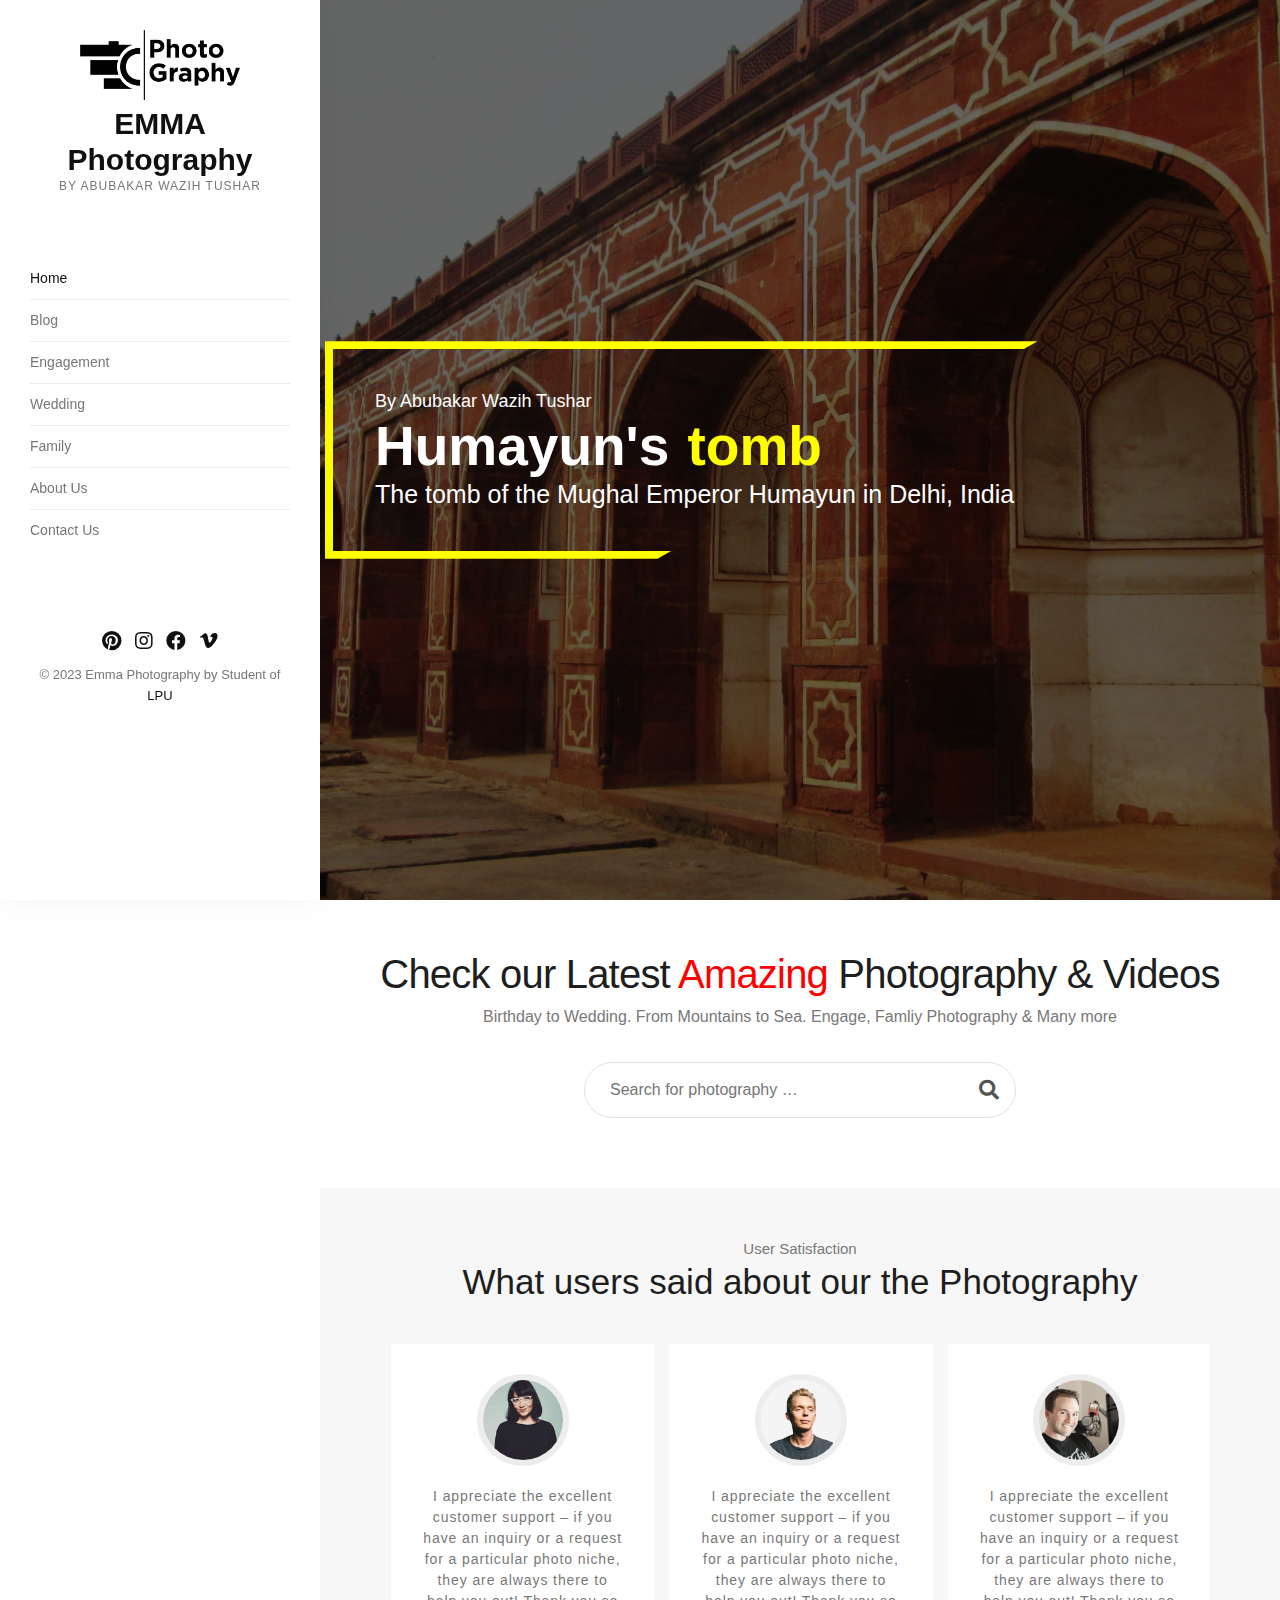
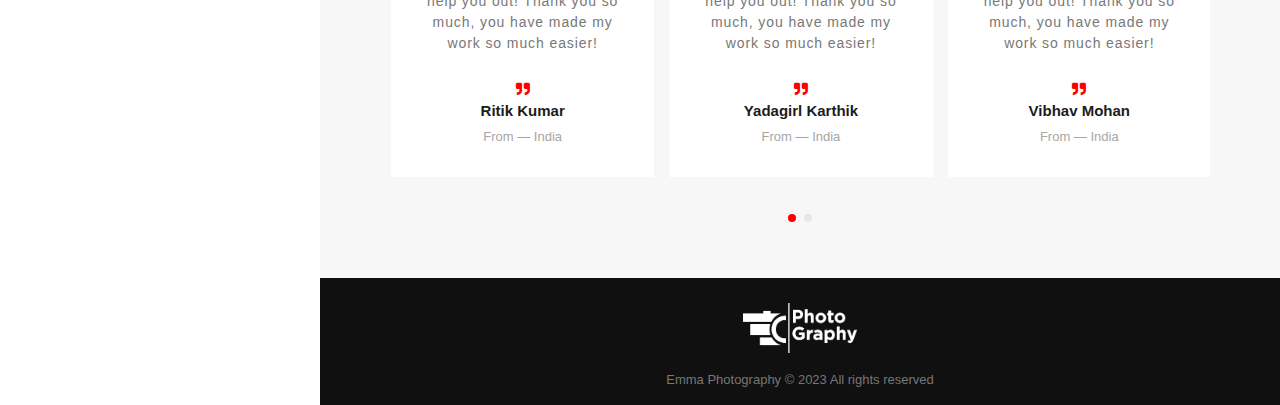
<file: index.html>
<!DOCTYPE html>
<html lang="en">
  <head>
    <meta charset="UTF-8" />
    <meta name="viewport" content="width=device-width, initial-scale=1.0" />
    <title>Home - EMMA Photography</title>
    <link rel="shortcut icon" type="image/jpg" href="images/favicon.png" />
    <link rel="stylesheet" href="css/font-awesome.css" />
    <link rel="stylesheet" href="css/owl.carousel.min.css" />
    <link rel="stylesheet" href="style.css" />
  </head>
  <body>
    <!-- .page-wrapper -->
    <div class="page-wrapper">
      <!-- .sidebar-area -->
      <div class="sidebar-area">
        <!-- .logo -->
        <div class="logo">
          <a href="index.html"><img src="images/logo.png" /></a>
          <h1>
            <a href="index.html"
              >EMMA Photography<span>by Abubakar Wazih Tushar</span></a
            >
          </h1>
        </div>
        <!-- /.logo -->
        <!-- .main-menu -->
        <nav class="main-menu">
          <ul>
            <li class="current"><a href="index.html">Home</a></li>
            <li><a href="blog.html">Blog</a></li>
            <li><a href="engagement.html">Engagement</a></li>
            <li><a href="wedding.html">Wedding</a></li>
            <li><a href="family.html">Family</a></li>
            <li><a href="about.html">About Us</a></li>
            <li><a href="contact.html">Contact Us</a></li>
          </ul>
        </nav>
        <!-- /.main-menu -->
        <!-- .footer -->
        <div class="footer">
          <ul class="footer-social">
            <li>
              <a href="http://pinterest.com" target="_blank"
                ><i class="fab fa-pinterest"></i
              ></a>
            </li>
            <li>
              <a href="http://instagram.com" target="_blank"
                ><i class="fab fa-instagram"></i
              ></a>
            </li>
            <li>
              <a href="http://facebook.com" target="_blank"
                ><i class="fab fa-facebook"></i
              ></a>
            </li>
            <li>
              <a href="http://vimeo.com" target="_blank"
                ><i class="fab fa-vimeo-v"></i
              ></a>
            </li>
          </ul>
          <p class="copyright">
            &copy; 2023 Emma Photography by Student of
            <a href="https://www.lpu.in/" target="_blank">LPU</a>
          </p>
        </div>
        <!-- /.footer -->
      </div>
      <!-- /.sidebar-area -->
      <!-- .content-area -->
      <div class="content-area">
        <!-- #main-slider -->
        <div class="owl-carousel" id="main-slider">
          <div class="item">
            <img src="images/slide-3.jpg" alt="humayun's tomb" />
            <div class="cover">
              <div class="slider-container">
                <div class="slider-content">
                  <div class="box" style="border-color: #ffff00"></div>
                  <h2>By Abubakar Wazih Tushar</h2>
                  <h1>Humayun's <font color="#FFFF00">tomb</font></h1>
                  <h4>
                    The tomb of the Mughal Emperor Humayun in Delhi, India
                  </h4>
                </div>
              </div>
            </div>
          </div>
          <div class="item">
            <img src="images/slide-1.jpg" alt="Red fort - Delhi" />
            <div class="cover">
              <div class="slider-container">
                <div class="slider-content">
                  <div class="box" style="border-color: #f00"></div>
                  <h2>By Mohit</h2>
                  <h1><font color="#f00">Red</font> fort</h1>
                  <h4>Served as the main residence of the Mughal Emperors</h4>
                </div>
              </div>
            </div>
          </div>
          <div class="item">
            <img src="images/slide-2.jpg" alt="Swaminarayan Akshardham" />
            <div class="cover">
              <div class="slider-container">
                <div class="slider-content">
                  <div class="box" style="border-color: #ffffc0"></div>
                  <h2>By Mohit Singh</h2>
                  <h1>Swaminarayan <font color="#FFFFC0">Akshardham</font></h1>
                  <h4>Hindu temple and spiritual-cultural campus in Delhi</h4>
                </div>
              </div>
            </div>
          </div>
        </div>
        <!-- /#main-slider -->

        <!-- /#main-content -->
        <div id="main-content">
          <!-- .search-area -->
          <div class="search-area">
            <h2>
              Check our Latest <font color="#f00">Amazing</font> Photography &
              Videos
            </h2>
            <p>
              Birthday to Wedding. From Mountains to Sea. Engage, Famliy
              Photography & Many more
            </p>
            <form action="" mathod="get">
              <input
                type="text"
                name="s"
                placeholder="Search for photography …"
                value=""
              />
              <button type="submit"><i class="fas fa-search"></i></button>
            </form>
          </div>
          <!-- /.search-area -->

          <!-- .user-feedback -->
          <div class="user-feedback">
            <p class="page-subtitle">User Satisfaction</p>
            <h2 class="page-title">
              What users said about our the Photography
            </h2>

            <!-- #feedback-slider -->
            <div class="owl-carousel" id="feedback-slider">
              <div class="item">
                <div class="feedback-container">
                  <img class="client-image" src="images/user-1.jpg" />
                  <p class="client-text">
                    I appreciate the excellent customer support – if you have an
                    inquiry or a request for a particular photo niche, they are
                    always there to help you out! Thank you so much, you have
                    made my work so much easier!
                  </p>
                  <div class="client-info">
                    <h4>Ritik Kumar</h4>
                    <p>From &mdash; India</p>
                    <p></p>
                  </div>
                </div>
              </div>
              <div class="item">
                <div class="feedback-container">
                  <img class="client-image" src="images/user-2.jpg" />
                  <p class="client-text">
                    I appreciate the excellent customer support – if you have an
                    inquiry or a request for a particular photo niche, they are
                    always there to help you out! Thank you so much, you have
                    made my work so much easier!
                  </p>
                  <div class="client-info">
                    <h4>Yadagirl Karthik</h4>
                    <p>From &mdash; India</p>
                    <p></p>
                  </div>
                </div>
              </div>
              <div class="item">
                <div class="feedback-container">
                  <img class="client-image" src="images/user-3.jpg" />
                  <p class="client-text">
                    I appreciate the excellent customer support – if you have an
                    inquiry or a request for a particular photo niche, they are
                    always there to help you out! Thank you so much, you have
                    made my work so much easier!
                  </p>
                  <div class="client-info">
                    <h4>Vibhav Mohan</h4>
                    <p>From &mdash; India</p>
                    <p></p>
                  </div>
                </div>
              </div>
              <div class="item">
                <div class="feedback-container">
                  <img class="client-image" src="images/user-4.jpg" />
                  <p class="client-text">
                    I appreciate the excellent customer support – if you have an
                    inquiry or a request for a particular photo niche, they are
                    always there to help you out! Thank you so much, you have
                    made my work so much easier!
                  </p>
                  <div class="client-info">
                    <h4>Abihishek Kumar</h4>
                    <p>From &mdash; India</p>
                    <p></p>
                  </div>
                </div>
              </div>
            </div>
            <!-- /#feedback-slider -->
          </div>
          <!-- /.user-feedback -->
        </div>
        <!-- /#main-content -->

        <!-- .content-footer -->
        <div class="content-footer">
          <img src="images/logo-white.png" class="cfooter-img" />
          <p class="cfooter-bottom">
            Emma Photography &copy; 2023 All rights reserved
          </p>
        </div>
        <!-- /.content-footer -->
      </div>
      <!-- /.content-area -->
    </div>
    <!-- /.page-wrapper -->
    <script type="text/javascript" src="js/jquery-3.6.0.min.js"></script>
    <script type="text/javascript" src="js/owl.carousel.min.js"></script>
    <script type="text/javascript" src="js/main.js"></script>
  </body>
</html>
</file>
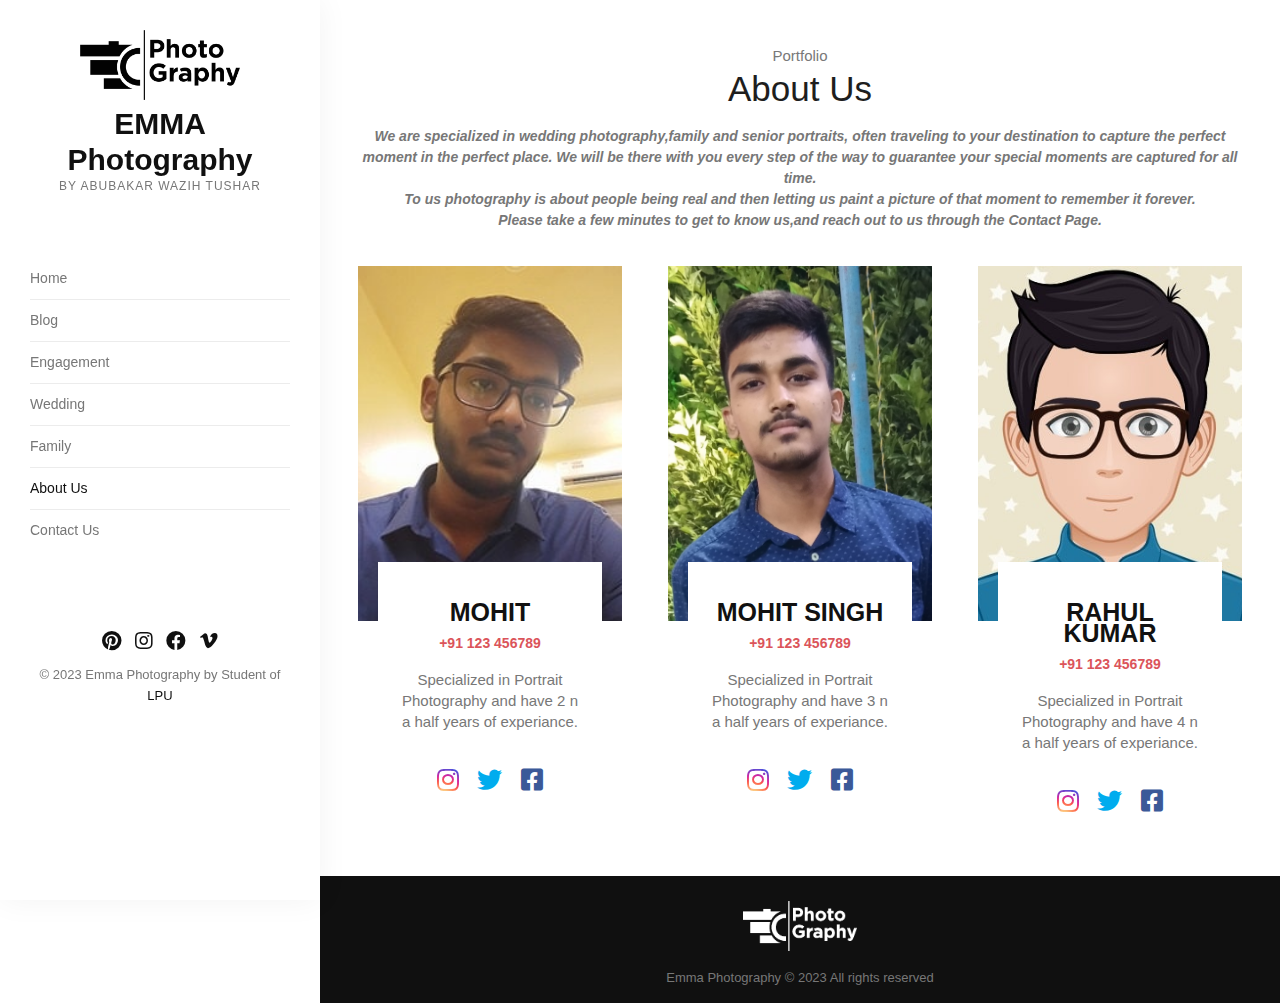
<file: about.html>
<!DOCTYPE html>
<html lang="en">
  <head>
    <meta charset="UTF-8" />
    <meta name="viewport" content="width=device-width, initial-scale=1.0" />
    <title>About Us - EMMA Photography</title>
    <link rel="shortcut icon" type="image/jpg" href="images/favicon.png" />
    <link rel="stylesheet" href="css/font-awesome.css" />
    <link rel="stylesheet" href="css/owl.carousel.min.css" />
    <link rel="stylesheet" href="style.css" />
  </head>
  <body>
    <!-- .page-wrapper -->
    <div class="page-wrapper">
      <!-- .sidebar-area -->
      <div class="sidebar-area">
        <!-- .logo -->
        <div class="logo">
          <a href="index.html"><img src="images/logo.png" /></a>
          <h1>
            <a href="index.html"
              >EMMA Photography<span>by Abubakar Wazih Tushar</span></a
            >
          </h1>
        </div>
        <!-- /.logo -->
        <!-- .main-menu -->
        <nav class="main-menu">
          <ul>
            <li><a href="index.html">Home</a></li>
            <li><a href="blog.html">Blog</a></li>
            <li><a href="engagement.html">Engagement</a></li>
            <li><a href="wedding.html">Wedding</a></li>
            <li><a href="family.html">Family</a></li>
            <li class="current"><a href="about.html">About Us</a></li>
            <li><a href="contact.html">Contact Us</a></li>
          </ul>
        </nav>
        <!-- /.main-menu -->
        <!-- .footer -->
        <div class="footer">
          <ul class="footer-social">
            <li>
              <a href="http://pinterest.com" target="_blank"
                ><i class="fab fa-pinterest"></i
              ></a>
            </li>
            <li>
              <a href="http://instagram.com" target="_blank"
                ><i class="fab fa-instagram"></i
              ></a>
            </li>
            <li>
              <a href="http://facebook.com" target="_blank"
                ><i class="fab fa-facebook"></i
              ></a>
            </li>
            <li>
              <a href="http://vimeo.com" target="_blank"
                ><i class="fab fa-vimeo-v"></i
              ></a>
            </li>
          </ul>
          <p class="copyright">
            &copy; 2023 Emma Photography by Student of
            <a href="https://www.lpu.in/" target="_blank">LPU</a>
          </p>
        </div>
        <!-- /.footer -->
      </div>
      <!-- /.sidebar-area -->
      <!-- .content-area -->
      <div class="content-area">
        <!-- .about-area -->
        <div class="about-area">
          <p class="page-subtitle">Portfolio</p>
          <h2 class="page-title">About Us</h2>

          <p class="about-desc">
            We are specialized in wedding photography,family and senior
            portraits, often traveling to your destination to capture the
            perfect moment in the perfect place. We will be there with you every
            step of the way to guarantee your special moments are captured for
            all time.<br />To us photography is about people being real and then
            letting us paint a picture of that moment to remember it forever.<br />Please
            take a few minutes to get to know us,and reach out to us through the
            Contact Page.
          </p>

          <div class="about-row">
            <div class="about-col">
              <div class="about-single">
                <img src="images/mohit.jpg" alt="" class="portfolio" />
                <div class="our-info">
                  <h2 class="our-name">Mohit</h2>
                  <p class="our-mobile"><strong>+91 123 456789</strong></p>
                  <p class="our-message">
                    Specialized in Portrait Photography and have 2 n a half
                    years of experiance.
                  </p>
                </div>
                <div class="our-social">
                  <a href="https://instagram.com" class="instagram"
                    ><i class="fab fa-instagram"></i
                  ></a>
                  <a href="https://twitter.com" class="twitter"
                    ><i class="fab fa-twitter"></i
                  ></a>
                  <a href="https://facebook.com" class="facebook"
                    ><i class="fab fa-facebook-square"></i
                  ></a>
                </div>
              </div>
            </div>
            <div class="about-col">
              <div class="about-single">
                <img src="images/mohit-singh.jpg" alt="" class="portfolio" />
                <div class="our-info">
                  <h2 class="our-name">Mohit Singh</h2>
                  <p class="our-mobile"><strong>+91 123 456789</strong></p>
                  <p class="our-message">
                    Specialized in Portrait Photography and have 3 n a half
                    years of experiance.
                  </p>
                </div>
                <div class="our-social">
                  <a href="https://instagram.com" class="instagram"
                    ><i class="fab fa-instagram"></i
                  ></a>
                  <a href="https://twitter.com" class="twitter"
                    ><i class="fab fa-twitter"></i
                  ></a>
                  <a href="https://facebook.com" class="facebook"
                    ><i class="fab fa-facebook-square"></i
                  ></a>
                </div>
              </div>
            </div>
            <div class="about-col">
              <div class="about-single">
                <img src="images/tushar-avatar.jpg" alt="" class="portfolio" />
                <div class="our-info">
                  <h2 class="our-name">Rahul Kumar</h2>
                  <p class="our-mobile"><strong>+91 123 456789</strong></p>
                  <p class="our-message">
                    Specialized in Portrait Photography and have 4 n a half
                    years of experiance.
                  </p>
                </div>
                <div class="our-social">
                  <a href="https://instagram.com" class="instagram"
                    ><i class="fab fa-instagram"></i
                  ></a>
                  <a href="https://twitter.com" class="twitter"
                    ><i class="fab fa-twitter"></i
                  ></a>
                  <a href="https://facebook.com" class="facebook"
                    ><i class="fab fa-facebook-square"></i
                  ></a>
                </div>
              </div>
            </div>
          </div>
        </div>
        <!-- /.about-area -->

        <!-- .content-footer -->
        <div class="content-footer">
          <img src="images/logo-white.png" class="cfooter-img" />
          <p class="cfooter-bottom">
            Emma Photography &copy; 2023 All rights reserved
          </p>
        </div>
        <!-- /.content-footer -->
      </div>
      <!-- /.content-area -->
    </div>
    <!-- /.page-wrapper -->
    <script type="text/javascript" src="js/jquery-3.6.0.min.js"></script>
    <script type="text/javascript" src="js/owl.carousel.min.js"></script>
    <script type="text/javascript" src="js/main.js"></script>
  </body>
</html>
</file>
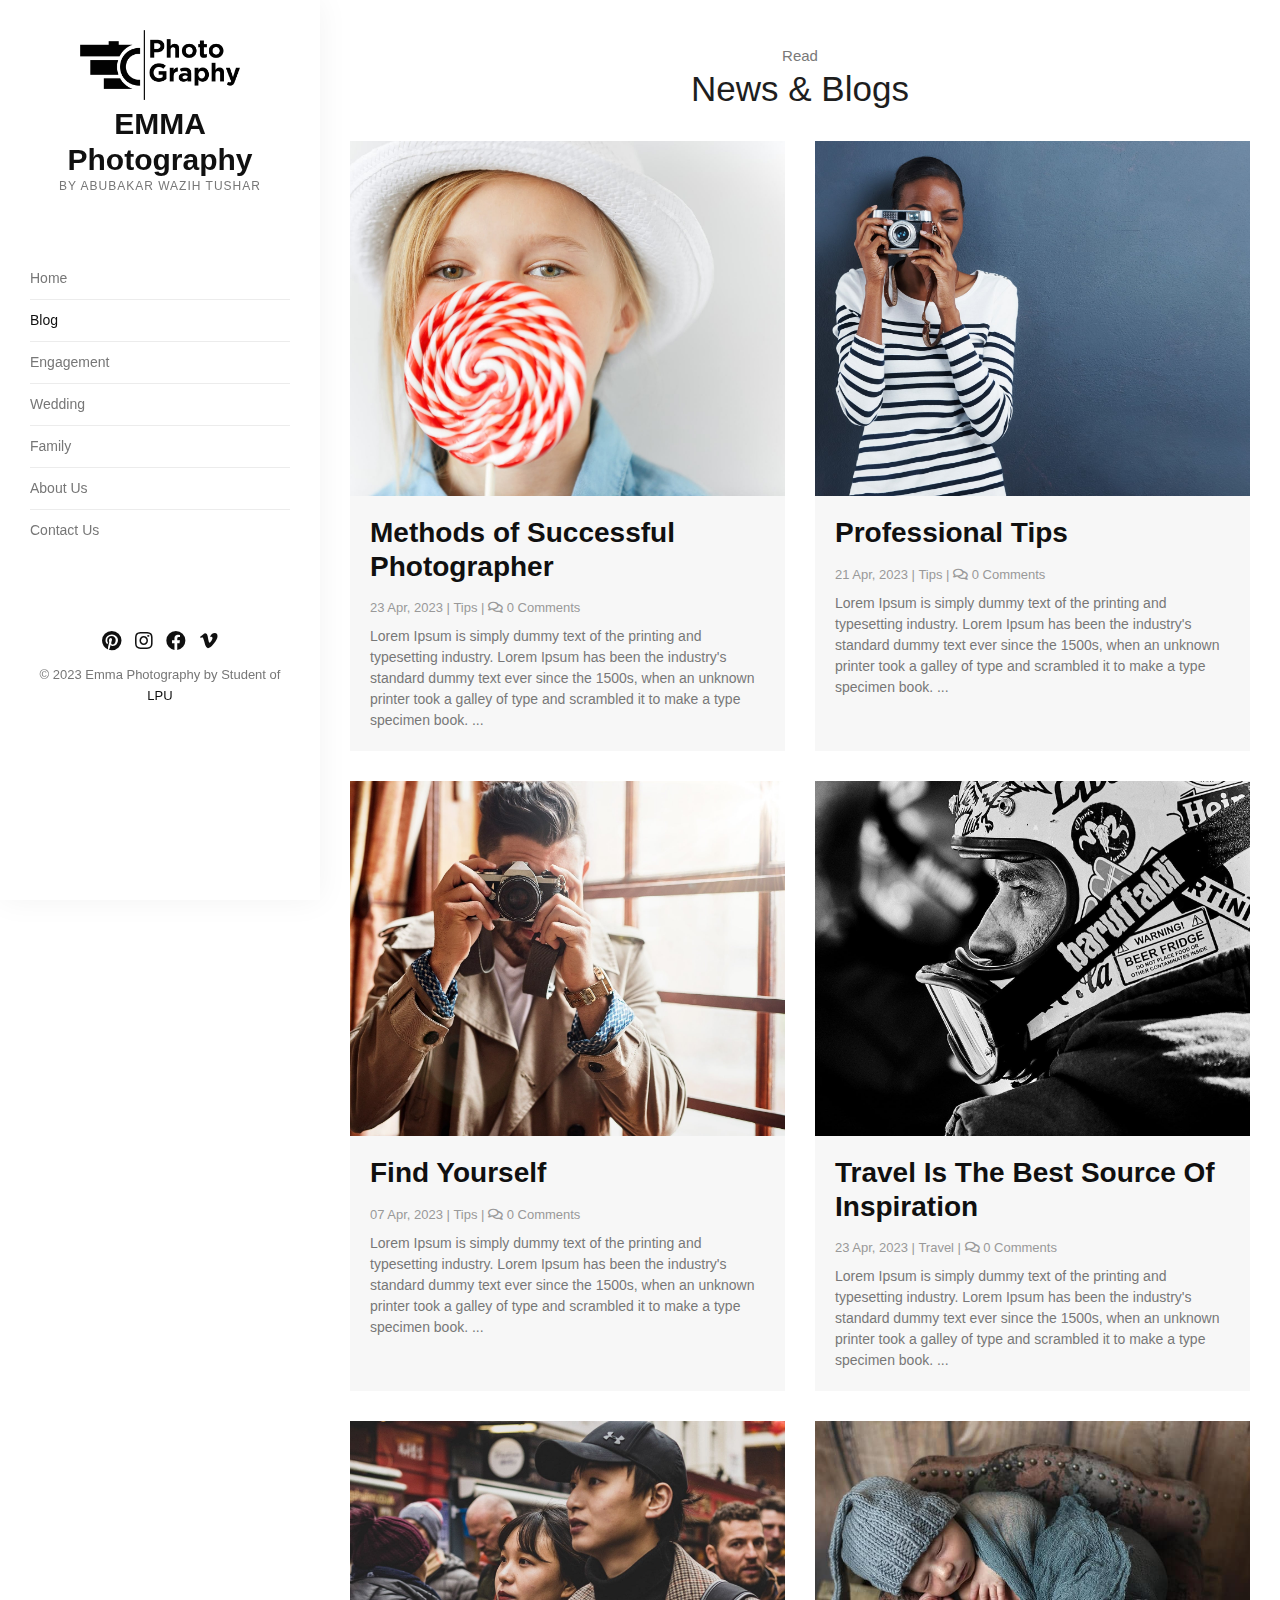
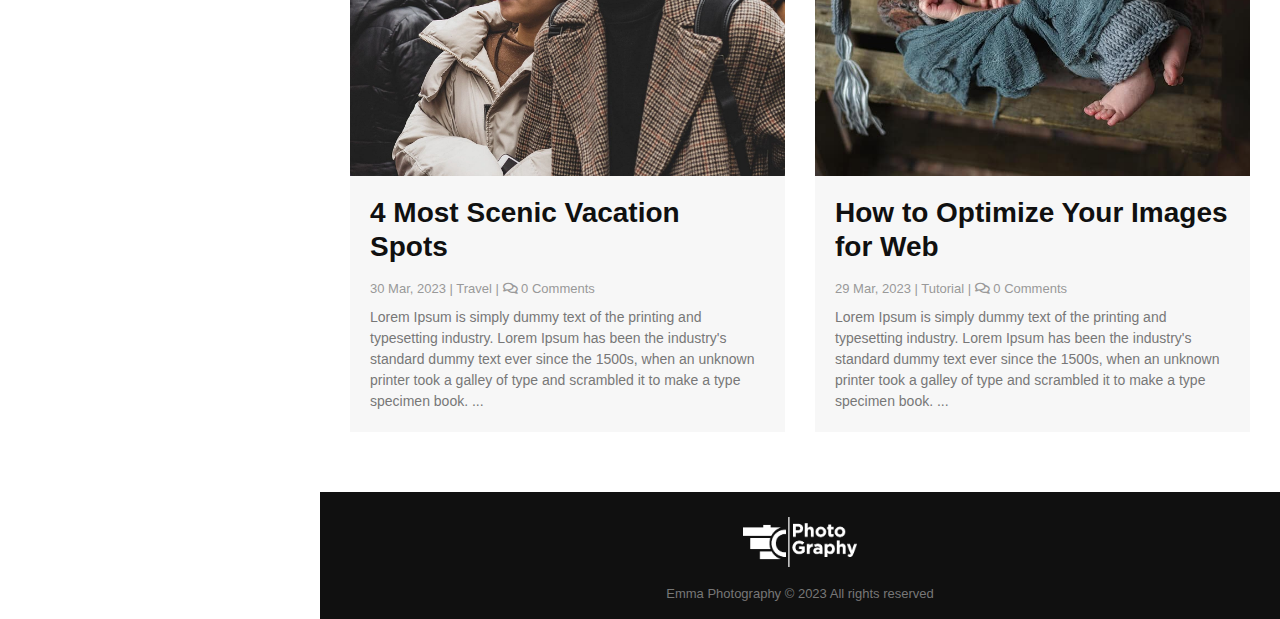
<file: blog.html>
<!DOCTYPE html>
<html lang="en">
<head>
	<meta charset="UTF-8">
	<meta name="viewport" content="width=device-width, initial-scale=1.0">
	<title>Blog - EMMA Photography</title>
    <link rel="shortcut icon" type="image/jpg" href="images/favicon.png">
	<link rel="stylesheet" href="css/font-awesome.css">
	<link rel="stylesheet" href="css/owl.carousel.min.css">
	<link rel="stylesheet" href="style.css">
</head>
<body>
	<!-- .page-wrapper -->
	<div class="page-wrapper">
		<!-- .sidebar-area -->
		<div class="sidebar-area">
			<!-- .logo -->
			<div class="logo">
				<a href="index.html"><img src="images/logo.png"></a>
				<h1><a href="index.html">EMMA Photography<span>by Abubakar Wazih Tushar</span></a></h1>
			</div>
			<!-- /.logo -->
			<!-- .main-menu -->
			<nav class="main-menu">
                <ul>
                <ul>
                    <li><a href="index.html">Home</a></li>
                    <li class="current"><a href="blog.html">Blog</a></li>
                    <li><a href="engagement.html">Engagement</a></li>
                    <li><a href="wedding.html">Wedding</a></li>
                    <li><a href="family.html">Family</a></li>
                    <li><a href="about.html">About Us</a></li>
                    <li><a href="contact.html">Contact Us</a></li>
                </ul>
            </nav>
            <!-- /.main-menu -->
            <!-- .footer -->
			<div class="footer">
				<ul class="footer-social">
					<li><a href="http://pinterest.com" target="_blank"><i class="fab fa-pinterest"></i></a></li>
					<li><a href="http://instagram.com" target="_blank"><i class="fab fa-instagram"></i></a></li>
					<li><a href="http://facebook.com" target="_blank"><i class="fab fa-facebook"></i></a></li>
					<li><a href="http://vimeo.com" target="_blank"><i class="fab fa-vimeo-v"></i></a></li>
				</ul>
				<p class="copyright">&copy; 2023 Emma Photography by Student of <a href="https://www.lpu.in/" target="_blank">LPU</a></p>
			</div>
			<!-- /.footer -->
		</div>
		<!-- /.sidebar-area -->
		<!-- .content-area -->
		<div class="content-area">
			<!-- /#main-content -->
            <div id="main-content">
            	<!-- .blog-area -->
                <div class="blog-area">
                    <p class="page-subtitle">Read</p>
                    <h2 class="page-title">News & Blogs</h2>

                    <div class="blog-row">
                        <div class="blog-col">
                            <div class="blog-single">
                                <a href="#" class="figure">
                                    <img src="images/blog-1.jpg">
                                </a>
                                <div class="blog-info">
                                    <h1 class="title"><a href="#">Methods of Successful Photographer</a></h1>
                                    <p class="meta">23 Apr, 2023 | Tips | <i class="far fa-comments"></i> 0 Comments</p>
                                    <p class="desc">Lorem Ipsum is simply dummy text of the printing and typesetting industry. Lorem Ipsum has been the industry's standard dummy text ever since the 1500s, when an unknown printer took a galley of type and scrambled it to make a type specimen book. ...</p>
                                </div>
                            </div>
                        </div>
                        <div class="blog-col">
                            <div class="blog-single">
                                <a href="#" class="figure">
                                    <img src="images/blog-2.jpg">
                                </a>
                                <div class="blog-info">
                                    <h1 class="title"><a href="#">Professional Tips</a></h1>
                                    <p class="meta">21 Apr, 2023 | Tips | <i class="far fa-comments"></i> 0 Comments</p>
                                    <p class="desc">Lorem Ipsum is simply dummy text of the printing and typesetting industry. Lorem Ipsum has been the industry's standard dummy text ever since the 1500s, when an unknown printer took a galley of type and scrambled it to make a type specimen book. ...</p>
                                </div>
                            </div>
                        </div>
                        <div class="blog-col">
                            <div class="blog-single">
                                <a href="#" class="figure">
                                    <img src="images/blog-3.jpg">
                                </a>
                                <div class="blog-info">
                                    <h1 class="title"><a href="#">Find Yourself</a></h1>
                                    <p class="meta">07 Apr, 2023 | Tips | <i class="far fa-comments"></i> 0 Comments</p>
                                    <p class="desc">Lorem Ipsum is simply dummy text of the printing and typesetting industry. Lorem Ipsum has been the industry's standard dummy text ever since the 1500s, when an unknown printer took a galley of type and scrambled it to make a type specimen book. ...</p>
                                </div>
                            </div>
                        </div>
                        <div class="blog-col">
                            <div class="blog-single">
                                <a href="#" class="figure">
                                    <img src="images/blog-4.jpg">
                                </a>
                                <div class="blog-info">
                                    <h1 class="title"><a href="#">Travel Is The Best Source Of Inspiration</a></h1>
                                    <p class="meta">23 Apr, 2023 | Travel | <i class="far fa-comments"></i> 0 Comments</p>
                                    <p class="desc">Lorem Ipsum is simply dummy text of the printing and typesetting industry. Lorem Ipsum has been the industry's standard dummy text ever since the 1500s, when an unknown printer took a galley of type and scrambled it to make a type specimen book. ...</p>
                                </div>
                            </div>
                        </div>
                        <div class="blog-col">
                            <div class="blog-single">
                                <a href="#" class="figure">
                                    <img src="images/blog-5.jpg">
                                </a>
                                <div class="blog-info">
                                    <h1 class="title"><a href="#">4 Most Scenic Vacation Spots</a></h1>
                                    <p class="meta">30 Mar, 2023 | Travel | <i class="far fa-comments"></i> 0 Comments</p>
                                    <p class="desc">Lorem Ipsum is simply dummy text of the printing and typesetting industry. Lorem Ipsum has been the industry's standard dummy text ever since the 1500s, when an unknown printer took a galley of type and scrambled it to make a type specimen book. ...</p>
                                </div>
                            </div>
                        </div>
                        <div class="blog-col">
                            <div class="blog-single">
                                <a href="#" class="figure">
                                    <img src="images/blog-6.jpg">
                                </a>
                                <div class="blog-info">
                                    <h1 class="title"><a href="#">How to Optimize Your Images for Web</a></h1>
                                    <p class="meta">29 Mar, 2023 | Tutorial | <i class="far fa-comments"></i> 0 Comments</p>
                                    <p class="desc">Lorem Ipsum is simply dummy text of the printing and typesetting industry. Lorem Ipsum has been the industry's standard dummy text ever since the 1500s, when an unknown printer took a galley of type and scrambled it to make a type specimen book. ...</p>
                                </div>
                            </div>
                        </div>
                    </div>
                </div>
            	<!-- /.blog-area -->
            </div>
            <!-- /#main-content -->

            <!-- .content-footer -->
            <div class="content-footer">
            	<img src="images/logo-white.png" class="cfooter-img">
            	<p class="cfooter-bottom">Emma Photography &copy; 2023 All rights reserved</p>
            </div>
            <!-- /.content-footer -->
		</div>
		<!-- /.content-area -->
	</div>
	<!-- /.page-wrapper -->
	<script type="text/javascript" src="js/jquery-3.6.0.min.js"></script>
	<script type="text/javascript" src="js/owl.carousel.min.js"></script>
	<script type="text/javascript" src="js/main.js"></script>
</body>
</html>
</file>
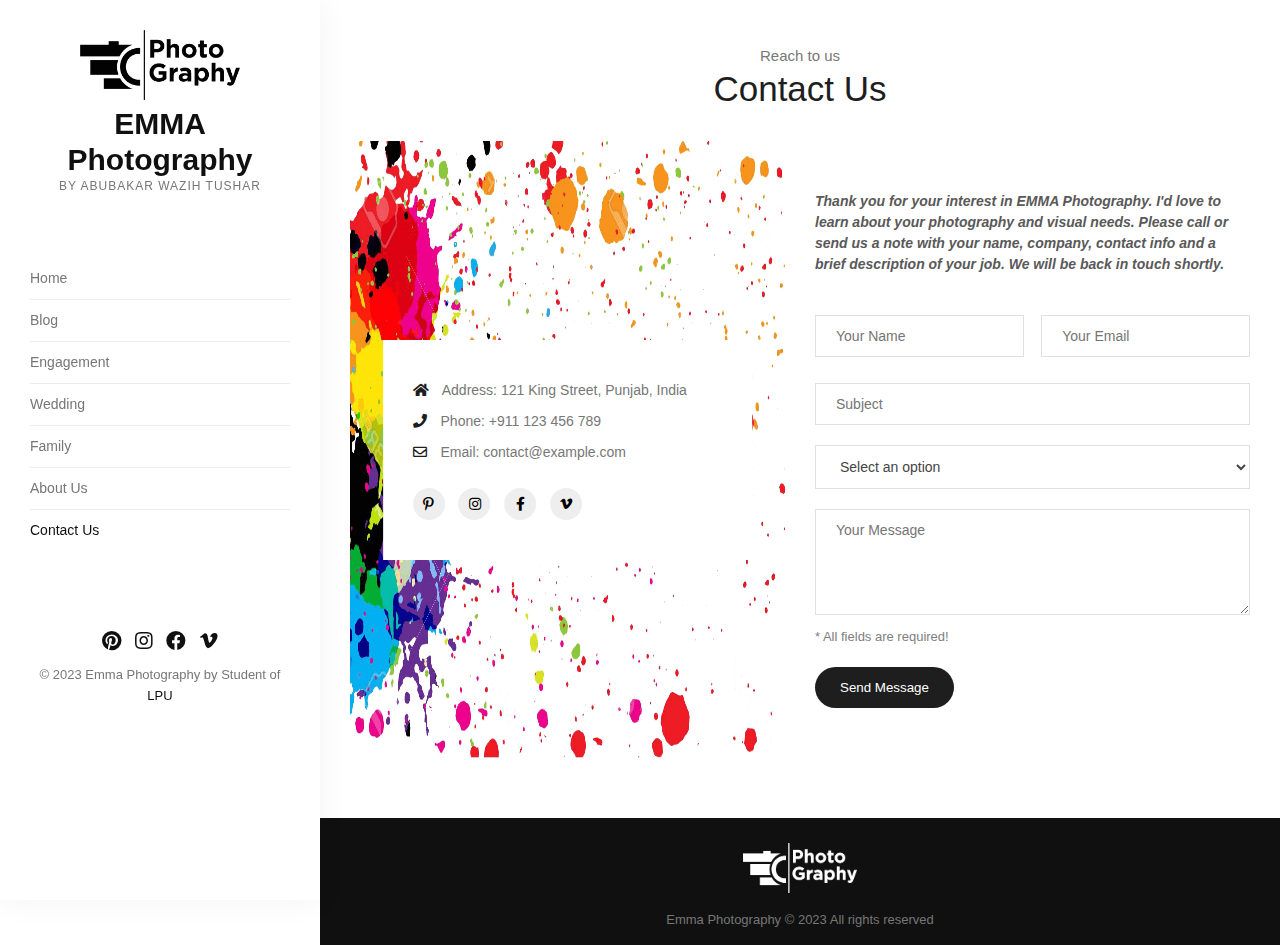
<file: contact.html>
<!DOCTYPE html>
<html lang="en">
  <head>
    <meta charset="UTF-8" />
    <meta name="viewport" content="width=device-width, initial-scale=1.0" />
    <title>Contact Us - EMMA Photography</title>
    <link rel="shortcut icon" type="image/jpg" href="images/favicon.png" />
    <link rel="stylesheet" href="css/font-awesome.css" />
    <link rel="stylesheet" href="css/owl.carousel.min.css" />
    <link rel="stylesheet" href="style.css" />
  </head>
  <body>
    <!-- .page-wrapper -->
    <div class="page-wrapper">
      <!-- .sidebar-area -->
      <div class="sidebar-area">
        <!-- .logo -->
        <div class="logo">
          <a href="index.html"><img src="images/logo.png" /></a>
          <h1>
            <a href="index.html"
              >EMMA Photography<span>by Abubakar Wazih Tushar</span></a
            >
          </h1>
        </div>
        <!-- /.logo -->
        <!-- .main-menu -->
        <nav class="main-menu">
          <ul>
            <li><a href="index.html">Home</a></li>
            <li><a href="blog.html">Blog</a></li>
            <li><a href="engagement.html">Engagement</a></li>
            <li><a href="wedding.html">Wedding</a></li>
            <li><a href="family.html">Family</a></li>
            <li><a href="about.html">About Us</a></li>
            <li class="current"><a href="contact.html">Contact Us</a></li>
          </ul>
        </nav>
        <!-- /.main-menu -->
        <!-- .footer -->
        <div class="footer">
          <ul class="footer-social">
            <li>
              <a href="http://pinterest.com" target="_blank"
                ><i class="fab fa-pinterest"></i
              ></a>
            </li>
            <li>
              <a href="http://instagram.com" target="_blank"
                ><i class="fab fa-instagram"></i
              ></a>
            </li>
            <li>
              <a href="http://facebook.com" target="_blank"
                ><i class="fab fa-facebook"></i
              ></a>
            </li>
            <li>
              <a href="http://vimeo.com" target="_blank"
                ><i class="fab fa-vimeo-v"></i
              ></a>
            </li>
          </ul>
          <p class="copyright">
            &copy; 2023 Emma Photography by Student of
            <a href="https://www.lpu.in/" target="_blank">LPU</a>
          </p>
        </div>
        <!-- /.footer -->
      </div>
      <!-- /.sidebar-area -->
      <!-- .content-area -->
      <div class="content-area">
        <!-- .contact-area -->
        <div class="contact-area">
          <p class="page-subtitle">Reach to us</p>
          <h2 class="page-title">Contact Us</h2>

          <div class="contact-row">
            <div class="contact-col">
              <div class="contact-info">
                <div class="contact-address">
                  <p>
                    <i class="fas fa-home"></i> Address: 121 King Street,
                    Punjab, India
                  </p>
                  <p><i class="fas fa-phone"></i> Phone: +911 123 456 789</p>
                  <p>
                    <i class="far fa-envelope"></i> Email: contact@example.com
                  </p>
                  <div class="our-social">
                    <a href="http://pinterest.com" target="_blank"
                      ><i class="fab fa-pinterest-p"></i
                    ></a>
                    <a href="http://instagram.com" target="_blank"
                      ><i class="fab fa-instagram"></i
                    ></a>
                    <a href="http://facebook.com" target="_blank"
                      ><i class="fab fa-facebook-f"></i
                    ></a>
                    <a href="http://vimeo.com" target="_blank"
                      ><i class="fab fa-vimeo-v"></i
                    ></a>
                  </div>
                </div>
              </div>
            </div>
            <div class="contact-col">
              <div class="contact-main">
                <p class="contact-desc">
                  Thank you for your interest in EMMA Photography. I'd love to
                  learn about your photography and visual needs. Please call or
                  send us a note with your name, company, contact info and a
                  brief description of your job. We will be back in touch
                  shortly.
                </p>

                <div class="contact-form">
                  <form action="" method="post" id="cform">
                    <div class="form-row">
                      <div class="col-left">
                        <input
                          type="text"
                          name="firstname"
                          id="firstname"
                          placeholder="Your Name"
                        />
                      </div>
                      <div class="col-right">
                        <input
                          type="email"
                          name="email"
                          id="email"
                          placeholder="Your Email"
                        />
                      </div>
                    </div>
                    <div class="form-row">
                      <input
                        type="text"
                        placeholder="Subject"
                        name="subject"
                        id="subject"
                      />
                    </div>
                    <div class="form-row">
                      <select>
                        <option value="" selected="selected">
                          Select an option
                        </option>
                        <option value="">Feedback</option>
                        <option value="">Suggestion</option>
                        <option value="">Contact</option>
                      </select>
                    </div>
                    <div class="form-row">
                      <textarea
                        rows="5"
                        name="message"
                        id="message"
                        placeholder="Your Message"
                      ></textarea>
                    </div>
                    <p class="heading">* All fields are required!</p>
                    <div class="form-row">
                      <input
                        type="submit"
                        value="Send Message"
                        name="contact"
                      />
                    </div>
                  </form>
                </div>
              </div>
            </div>
          </div>
        </div>
        <!-- .contact-area -->

        <!-- .content-footer -->
        <div class="content-footer">
          <img src="images/logo-white.png" class="cfooter-img" />
          <p class="cfooter-bottom">
            Emma Photography &copy; 2023 All rights reserved
          </p>
        </div>
        <!-- /.content-footer -->
      </div>
      <!-- /.content-area -->
    </div>
    <!-- /.page-wrapper -->
    <script type="text/javascript" src="js/jquery-3.6.0.min.js"></script>
    <script type="text/javascript" src="js/jquery.validate.min.js"></script>
    <script type="text/javascript" src="js/owl.carousel.min.js"></script>
    <script type="text/javascript" src="js/main.js"></script>
    <script type="text/javascript">
      (function ($) {
        $(document).ready(function () {
          $("#cform").validate({
            rules: {
              firstname: "required",
              subject: "required",
              message: "required",
              email: {
                required: true,
                email: true,
                maxlength: 255,
              },
            },
            submitHandler: function (form) {
              $.ajax({
                url: "https://app.snipercrm.io/ajax/email.php",
                type: "get",
                data: {
                  firstname: "required",
                  subject: "required",
                  message: "required",
                  email: {
                    required: true,
                    email: true,
                    maxlength: 255,
                  },
                },
                beforeSend: function () {
                  $("input[name='contact']").prop("disabled", true);
                },
                success: function (result) {
                  console.log(result);
                },
                error: function () {
                  console.log("error fetch data");
                },
                complete: function (argument) {
                  $(".contact-form").html(
                    '<h1 style="line-height: 1.2;color: #f00;">Thank you for contact with us. We will get back to you soon</h1>'
                  );
                  $("input[name='contact']").prop("disabled", false);
                },
              });
            },
          });
        });
      })(jQuery);
    </script>
  </body>
</html>
</file>
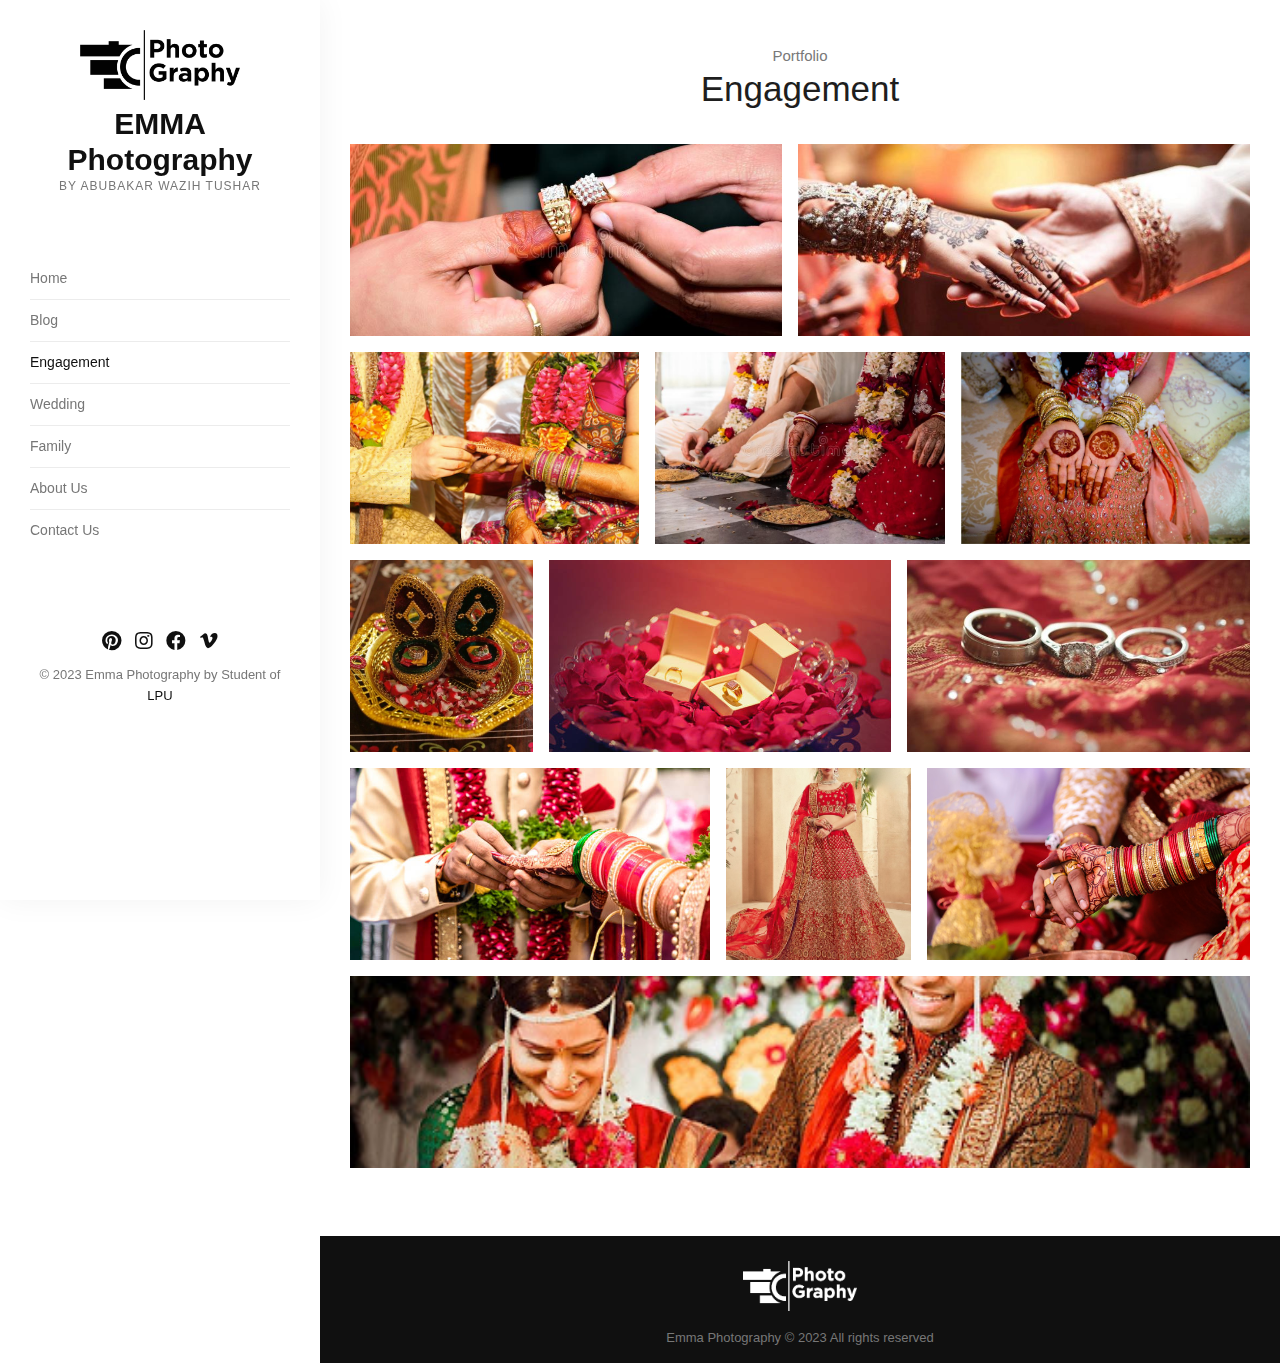
<file: engagement.html>
<!DOCTYPE html>
<html lang="en">
  <head>
    <meta charset="UTF-8" />
    <meta name="viewport" content="width=device-width, initial-scale=1.0" />
    <title>Engagement - EMMA Photography</title>
    <link rel="shortcut icon" type="image/jpg" href="images/favicon.png" />
    <link rel="stylesheet" href="css/font-awesome.css" />
    <link rel="stylesheet" href="css/owl.carousel.min.css" />
    <link rel="stylesheet" href="style.css" />
  </head>
  <body>
    <!-- .page-wrapper -->
    <div class="page-wrapper">
      <!-- .sidebar-area -->
      <div class="sidebar-area">
        <!-- .logo -->
        <div class="logo">
          <a href="index.html"><img src="images/logo.png" /></a>
          <h1>
            <a href="index.html"
              >EMMA Photography<span>by Abubakar Wazih Tushar</span></a
            >
          </h1>
        </div>
        <!-- /.logo -->
        <!-- .main-menu -->
        <nav class="main-menu">
          <ul>
            <li><a href="index.html">Home</a></li>
            <li><a href="blog.html">Blog</a></li>
            <li class="current"><a href="engagement.html">Engagement</a></li>
            <li><a href="wedding.html">Wedding</a></li>
            <li><a href="family.html">Family</a></li>
            <li><a href="about.html">About Us</a></li>
            <li><a href="contact.html">Contact Us</a></li>
          </ul>
        </nav>
        <!-- /.main-menu -->
        <!-- .footer -->
        <div class="footer">
          <ul class="footer-social">
            <li>
              <a href="http://pinterest.com" target="_blank"
                ><i class="fab fa-pinterest"></i
              ></a>
            </li>
            <li>
              <a href="http://instagram.com" target="_blank"
                ><i class="fab fa-instagram"></i
              ></a>
            </li>
            <li>
              <a href="http://facebook.com" target="_blank"
                ><i class="fab fa-facebook"></i
              ></a>
            </li>
            <li>
              <a href="http://vimeo.com" target="_blank"
                ><i class="fab fa-vimeo-v"></i
              ></a>
            </li>
          </ul>
          <p class="copyright">
            &copy; 2023 Emma Photography by Student of
            <a href="https://www.lpu.in/" target="_blank">LPU</a>
          </p>
        </div>
        <!-- /.footer -->
      </div>
      <!-- /.sidebar-area -->
      <!-- .content-area -->
      <div class="content-area">
        <!-- /#main-content -->
        <div id="main-content">
          <!-- .engagement-area -->
          <div class="engagement-area">
            <p class="page-subtitle">Portfolio</p>
            <h2 class="page-title">Engagement</h2>

            <ul class="eng-gallery">
              <li style="background-image: url('images/eng1.jpg')">
                <img src="images/eng1.jpg" />
              </li>
              <li style="background-image: url('images/eng2.jpg')">
                <img src="images/eng2.jpg" />
              </li>
              <li style="background-image: url('images/eng3.jpg')">
                <img src="images/eng3.jpg" />
              </li>
              <li style="background-image: url('images/eng4.jpg')">
                <img src="images/eng4.jpg" />
              </li>
              <li style="background-image: url('images/eng5.jpg')">
                <img src="images/eng5.jpg" />
              </li>
              <li style="background-image: url('images/eng6.jpg')">
                <img src="images/eng6.jpg" />
              </li>
              <li style="background-image: url('images/eng7.jpg')">
                <img src="images/eng7.jpg" />
              </li>
              <li style="background-image: url('images/eng8.jpg')">
                <img src="images/eng8.jpg" />
              </li>
              <li style="background-image: url('images/eng9.jpg')">
                <img src="images/eng9.jpg" />
              </li>
              <li style="background-image: url('images/eng10.jpg')">
                <img src="images/eng10.jpg" />
              </li>
              <li style="background-image: url('images/eng11.jpg')">
                <img src="images/eng11.jpg" />
              </li>
              <li style="background-image: url('images/eng12.jpg')">
                <img src="images/eng12.jpg" />
              </li>
            </ul>
          </div>
          <!-- /.engagement-area -->
        </div>
        <!-- /#main-content -->

        <!-- .content-footer -->
        <div class="content-footer">
          <img src="images/logo-white.png" class="cfooter-img" />
          <p class="cfooter-bottom">
            Emma Photography &copy; 2023 All rights reserved
          </p>
        </div>
        <!-- /.content-footer -->
      </div>
      <!-- /.content-area -->
    </div>
    <!-- /.page-wrapper -->
    <script type="text/javascript" src="js/jquery-3.6.0.min.js"></script>
    <script type="text/javascript" src="js/owl.carousel.min.js"></script>
    <script type="text/javascript" src="js/main.js"></script>
  </body>
</html>
</file>
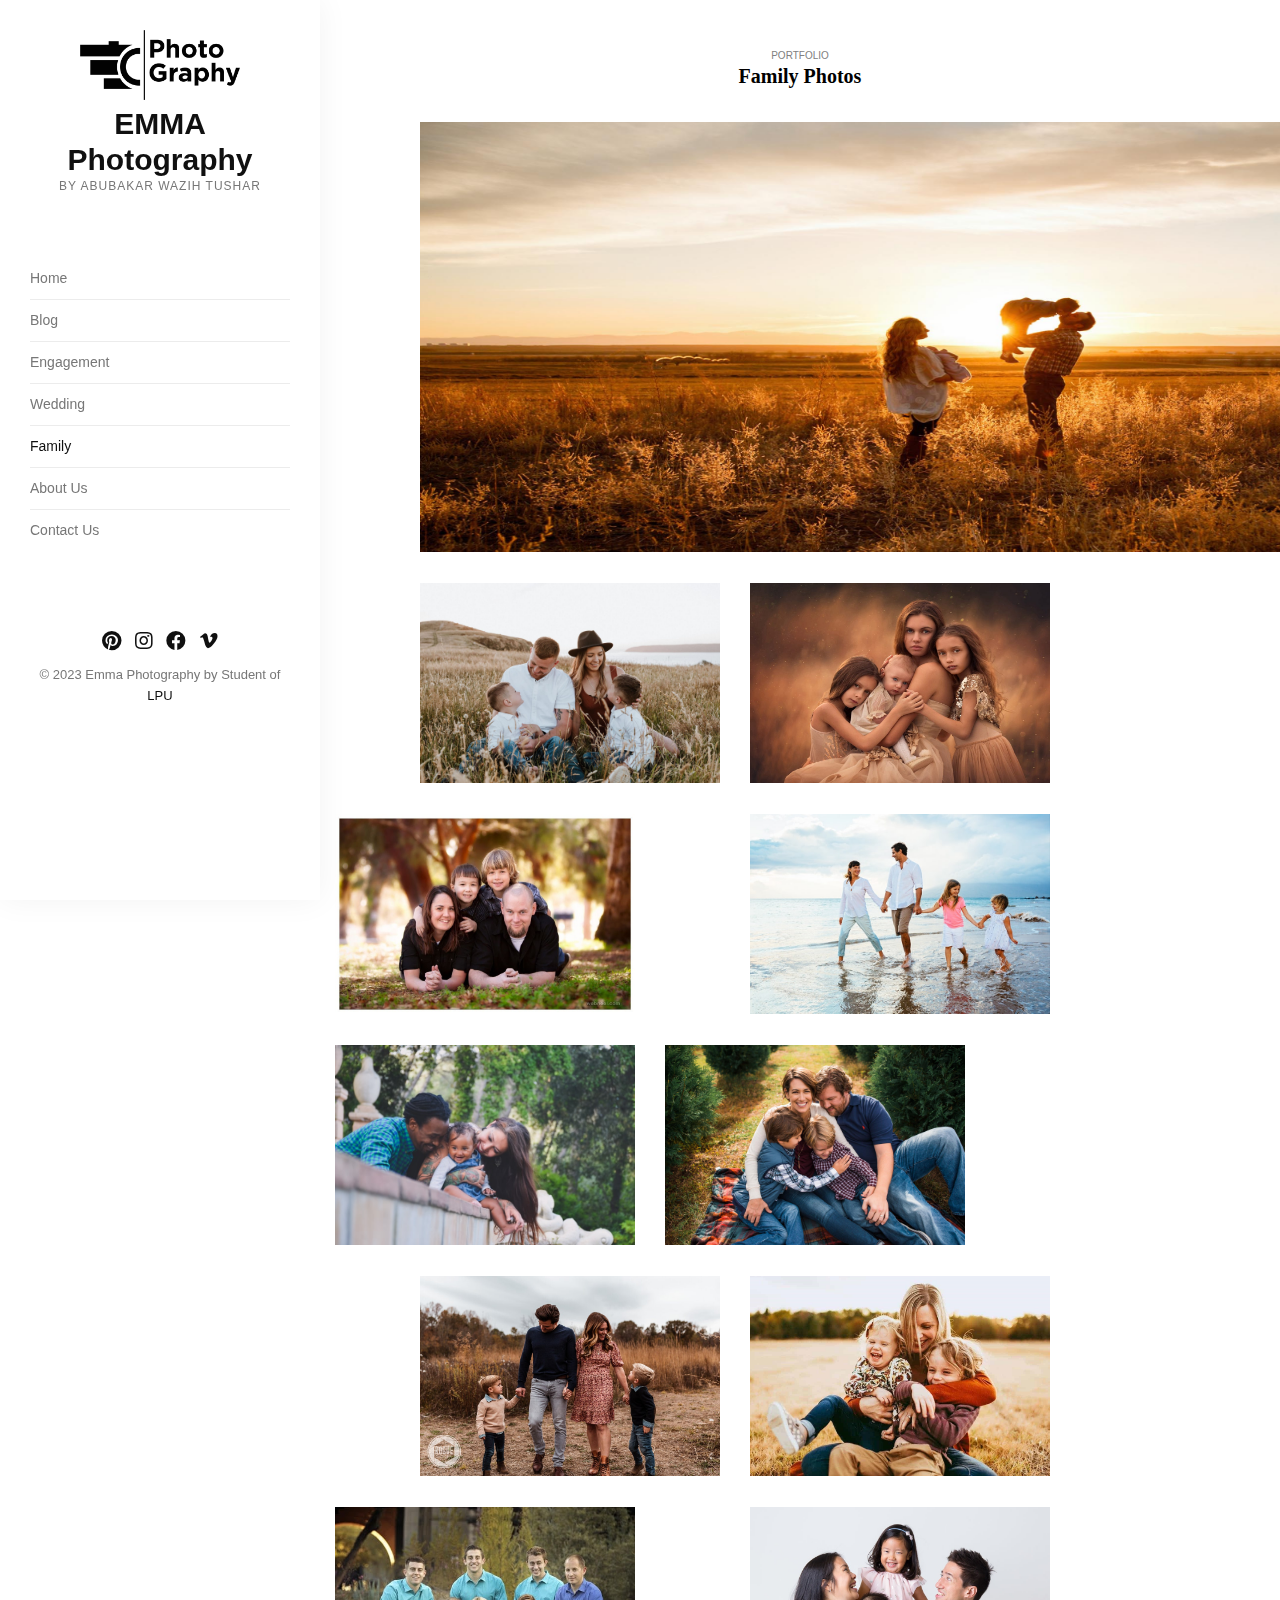
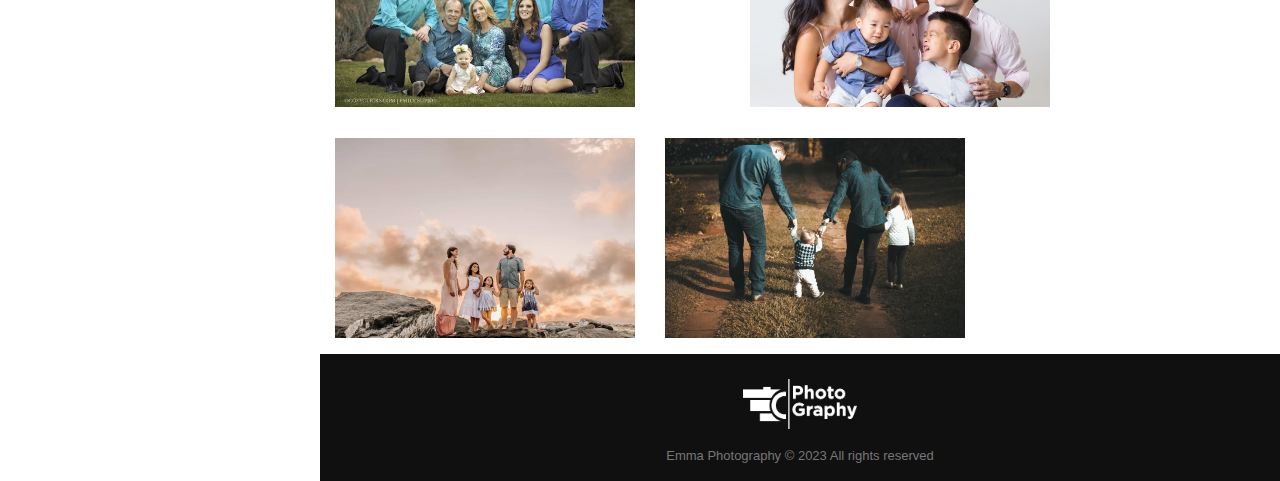
<file: family.html>
<!DOCTYPE html>
<html lang="en">
  <head>
    <meta charset="UTF-8" />
    <meta name="viewport" content="width=device-width, initial-scale=1.0" />
    <title>Family - EMMA Photography</title>
    <link rel="shortcut icon" type="image/jpg" href="images/favicon.png" />
    <link rel="stylesheet" href="css/font-awesome.css" />
    <link rel="stylesheet" href="css/owl.carousel.min.css" />
    <link rel="stylesheet" href="style.css" />
  </head>
  <body>
    <!-- .page-wrapper -->
    <div class="page-wrapper">
      <!-- .sidebar-area -->
      <div class="sidebar-area">
        <!-- .logo -->
        <div class="logo">
          <a href="index.html"><img src="images/logo.png" /></a>
          <h1>
            <a href="index.html"
              >EMMA Photography<span>by Abubakar Wazih Tushar</span></a
            >
          </h1>
        </div>
        <!-- /.logo -->
        <!-- .main-menu -->
        <nav class="main-menu">
          <ul>
            <li><a href="index.html">Home</a></li>
            <li><a href="blog.html">Blog</a></li>
            <li><a href="engagement.html">Engagement</a></li>
            <li><a href="wedding.html">Wedding</a></li>
            <li class="current"><a href="family.html">Family</a></li>
            <li><a href="about.html">About Us</a></li>
            <li><a href="contact.html">Contact Us</a></li>
          </ul>
        </nav>
        <!-- /.main-menu -->
        <!-- .footer -->
        <div class="footer">
          <ul class="footer-social">
            <li>
              <a href="http://pinterest.com" target="_blank"
                ><i class="fab fa-pinterest"></i
              ></a>
            </li>
            <li>
              <a href="http://instagram.com" target="_blank"
                ><i class="fab fa-instagram"></i
              ></a>
            </li>
            <li>
              <a href="http://facebook.com" target="_blank"
                ><i class="fab fa-facebook"></i
              ></a>
            </li>
            <li>
              <a href="http://vimeo.com" target="_blank"
                ><i class="fab fa-vimeo-v"></i
              ></a>
            </li>
          </ul>
          <p class="copyright">
            &copy; 2023 Emma Photography by Student of
            <a href="https://www.lpu.in/" target="_blank">LPU</a>
          </p>
        </div>
        <!-- /.footer -->
      </div>
      <!-- /.sidebar-area -->
      <!-- .content-area -->
      <div class="content-area">
        <!-- .family-area -->
        <div class="family-area">
          <p>Portfolio</p>
          <h2>Family Photos</h2>

          <div class="main">
            <img src="images/famm.jpg" alt="m1" width="960" height="430" />
          </div>
          <div class="a">
            <img src="images/fam15.jpg" alt="W1" width="300" height="200" />
          </div>
          <div class="a1">
            <img src="images/fam11.jpg" alt="W2" width="300" height="200" />
          </div>
          <div class="a1">
            <img src="images/fam4.jpg" alt="W3" width="300" height="200" />
          </div>
          <div class="b">
            <img src="images/fam5.jpg" alt="W4" width="300" height="200" />
          </div>
          <div class="b1">
            <img src="images/fam6.jpg" alt="W5" width="300" height="200" />
          </div>
          <div class="b1">
            <img src="images/fam7.jpg" alt="W6" width="300" height="200" />
          </div>
          <div class="c">
            <img src="images/fam14.jpg" alt="W7" width="300" height="200" />
          </div>
          <div class="c1">
            <img src="images/fam9.jpg" alt="W8" width="300" height="200" />
          </div>
          <div class="c1">
            <img src="images/fam10.jpg" alt="W9" width="300" height="200" />
          </div>
          <div class="d">
            <img src="images/fam2.jpg" alt="W10" width="300" height="200" />
          </div>
          <div class="d1">
            <img src="images/fam3.jpg" alt="W11" width="300" height="200" />
          </div>
          <div class="d1">
            <img src="images/fam13.jpg" alt="W12" width="300" height="200" />
          </div>
        </div>
        <!-- /.family-area -->

        <!-- .content-footer -->
        <div class="content-footer">
          <img src="images/logo-white.png" class="cfooter-img" />
          <p class="cfooter-bottom">
            Emma Photography &copy; 2023 All rights reserved
          </p>
        </div>
        <!-- /.content-footer -->
      </div>
      <!-- /.content-area -->
    </div>
    <!-- /.page-wrapper -->
    <script type="text/javascript" src="js/jquery-3.6.0.min.js"></script>
    <script type="text/javascript" src="js/owl.carousel.min.js"></script>
    <script type="text/javascript" src="js/main.js"></script>
  </body>
</html>
</file>
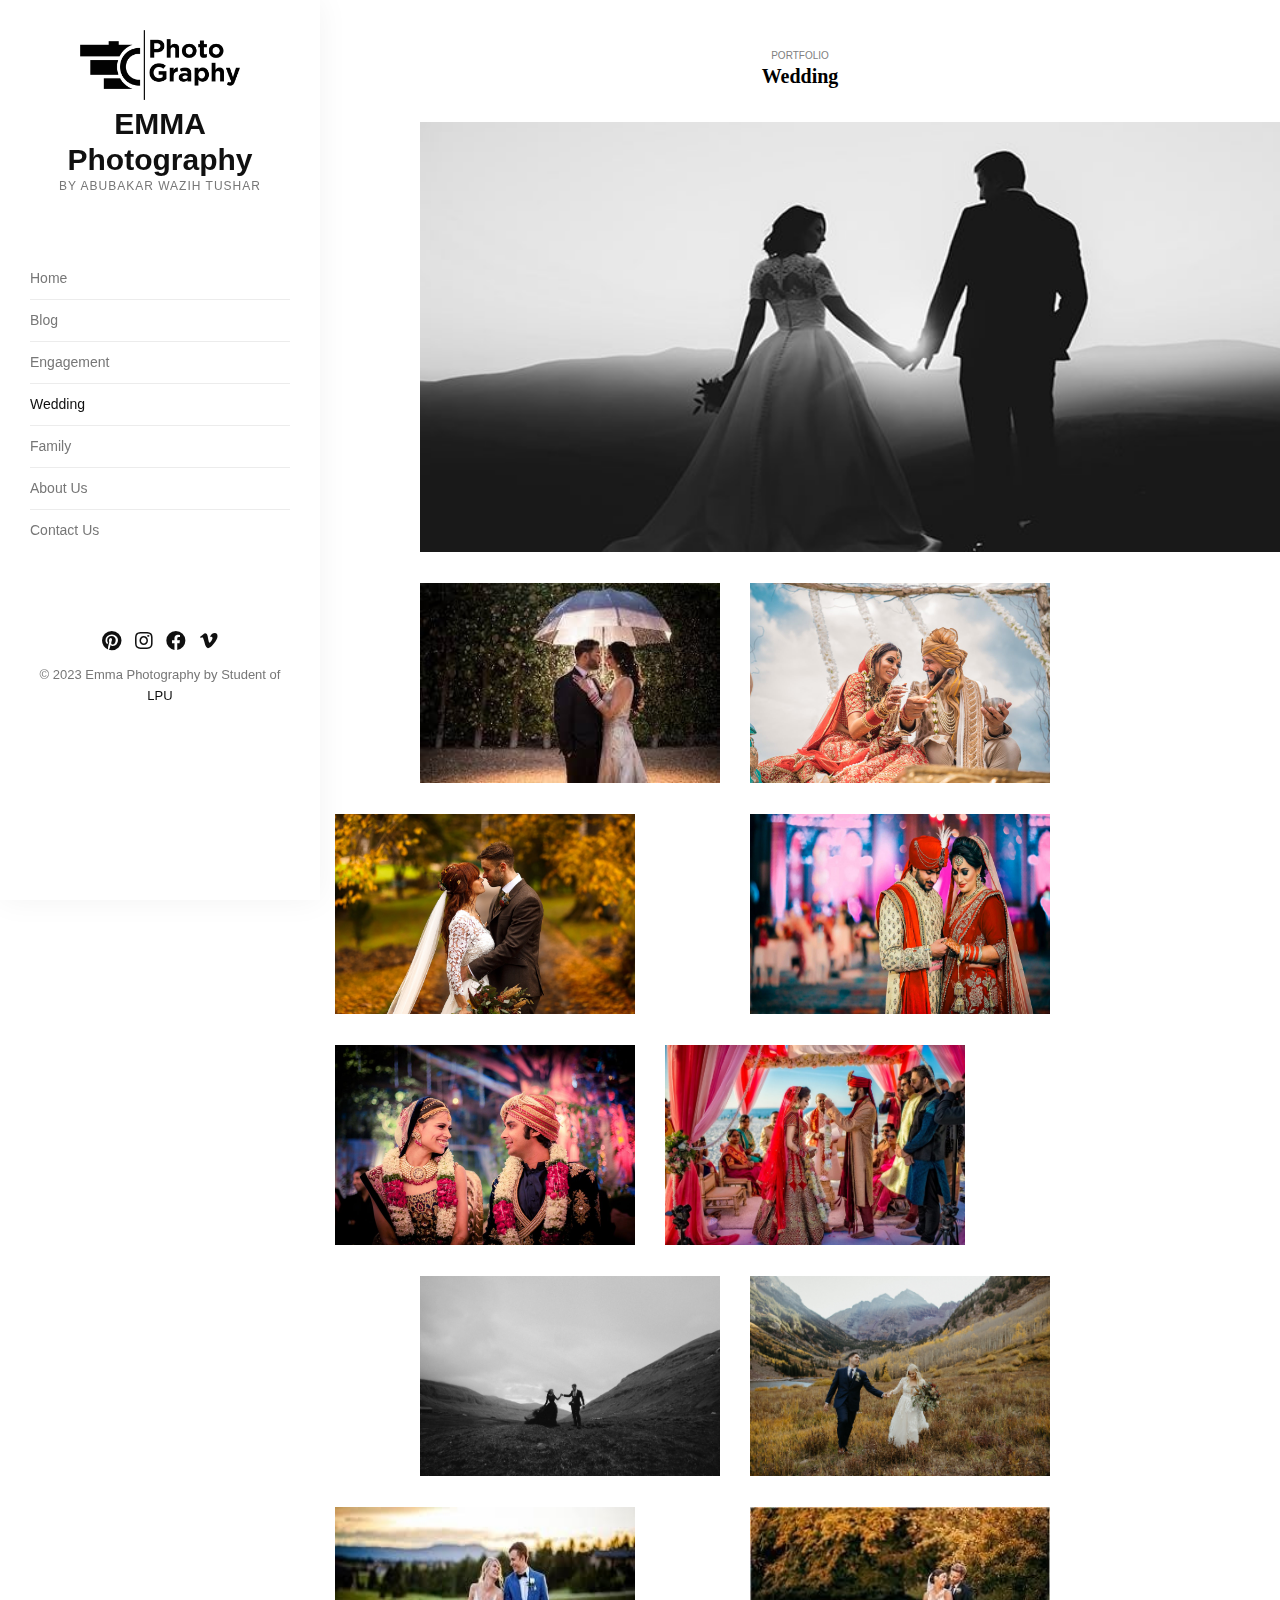
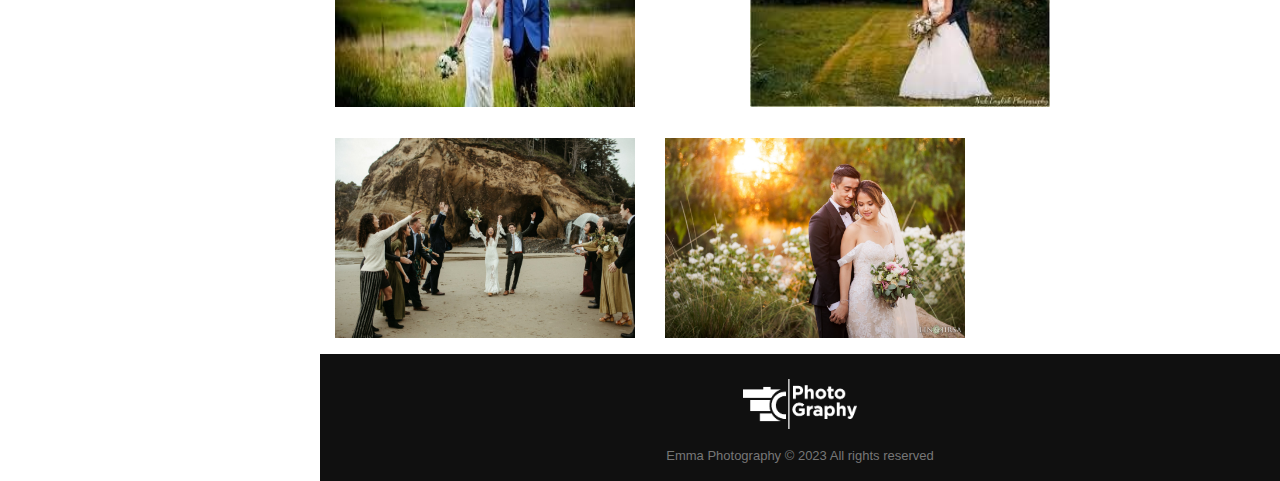
<file: wedding.html>
<!DOCTYPE html>
<html lang="en">
  <head>
    <meta charset="UTF-8" />
    <meta name="viewport" content="width=device-width, initial-scale=1.0" />
    <title>Wedding - EMMA Photography</title>
    <link rel="shortcut icon" type="image/jpg" href="images/favicon.png" />
    <link rel="stylesheet" href="css/font-awesome.css" />
    <link rel="stylesheet" href="css/owl.carousel.min.css" />
    <link rel="stylesheet" href="style.css" />
  </head>
  <body>
    <!-- .page-wrapper -->
    <div class="page-wrapper">
      <!-- .sidebar-area -->
      <div class="sidebar-area">
        <!-- .logo -->
        <div class="logo">
          <a href="index.html"><img src="images/logo.png" /></a>
          <h1>
            <a href="index.html"
              >EMMA Photography<span>by Abubakar Wazih Tushar</span></a
            >
          </h1>
        </div>
        <!-- /.logo -->
        <!-- .main-menu -->
        <nav class="main-menu">
          <ul>
            <li><a href="index.html">Home</a></li>
            <li><a href="blog.html">Blog</a></li>
            <li><a href="engagement.html">Engagement</a></li>
            <li class="current"><a href="wedding.html">Wedding</a></li>
            <li><a href="family.html">Family</a></li>
            <li><a href="about.html">About Us</a></li>
            <li><a href="contact.html">Contact Us</a></li>
          </ul>
        </nav>
        <!-- /.main-menu -->
        <!-- .footer -->
        <div class="footer">
          <ul class="footer-social">
            <li>
              <a href="http://pinterest.com" target="_blank"
                ><i class="fab fa-pinterest"></i
              ></a>
            </li>
            <li>
              <a href="http://instagram.com" target="_blank"
                ><i class="fab fa-instagram"></i
              ></a>
            </li>
            <li>
              <a href="http://facebook.com" target="_blank"
                ><i class="fab fa-facebook"></i
              ></a>
            </li>
            <li>
              <a href="http://vimeo.com" target="_blank"
                ><i class="fab fa-vimeo-v"></i
              ></a>
            </li>
          </ul>
          <p class="copyright">
            &copy; 2023 Emma Photography by Student of
            <a href="https://www.lpu.in/" target="_blank">LPU</a>
          </p>
        </div>
        <!-- /.footer -->
      </div>
      <!-- /.sidebar-area -->
      <!-- .content-area -->
      <div class="content-area">
        <!-- .wedding-area -->
        <div class="wedding-area">
          <p>Portfolio</p>
          <h2>Wedding</h2>

          <div class="main">
            <img src="images/wed16.jpg" alt="m1" width="960" height="430" />
          </div>
          <div class="a">
            <img src="images/wedd.jpg" alt="W1" width="300" height="200" />
          </div>
          <div class="a1">
            <img src="images/wed11.jpg" alt="W2" width="300" height="200" />
          </div>
          <div class="a1">
            <img src="images/wed6.jpg" alt="W3" width="300" height="200" />
          </div>
          <div class="b">
            <img src="images/wedd2.jpg" alt="W4" width="300" height="200" />
          </div>
          <div class="b1">
            <img src="images/wedd3.jpg" alt="W5" width="300" height="200" />
          </div>
          <div class="b1">
            <img src="images/wedd8.jpg" alt="W6" width="300" height="200" />
          </div>
          <div class="c">
            <img src="images/wed9.jpg" alt="W7" width="300" height="200" />
          </div>
          <div class="c1">
            <img src="images/wed7.jpg" alt="W8" width="300" height="200" />
          </div>
          <div class="c1">
            <img src="images/wedd5.jpg" alt="W9" width="300" height="200" />
          </div>
          <div class="d">
            <img src="images/wed12.jpg" alt="W7" width="300" height="200" />
          </div>
          <div class="d1">
            <img src="images/wed13.jpg" alt="W8" width="300" height="200" />
          </div>
          <div class="d1">
            <img src="images/wed4.jpg" alt="W9" width="300" height="200" />
          </div>
        </div>
        <!-- /.wedding-area -->

        <!-- .content-footer -->
        <div class="content-footer">
          <img src="images/logo-white.png" class="cfooter-img" />
          <p class="cfooter-bottom">
            Emma Photography &copy; 2023 All rights reserved
          </p>
        </div>
        <!-- /.content-footer -->
      </div>
      <!-- /.content-area -->
    </div>
    <!-- /.page-wrapper -->
    <script type="text/javascript" src="js/jquery-3.6.0.min.js"></script>
    <script type="text/javascript" src="js/owl.carousel.min.js"></script>
    <script type="text/javascript" src="js/main.js"></script>
  </body>
</html>
</file>
<file: style.css>
/**
* Home page
* @author: Abubakar Wazih Tushar
**/
@keyframes fadeInDown {
	0% {
		opacity: 0;
		transform: translate3d(0, -100%, 0); /* 2D / 3D transformation of element */
	}
	to {
		opacity: 1;
		transform: translateZ(0)
	}
}
@keyframes fadeInUp {
	0% {
		opacity: 0;
		transform: translate3d(0, 100%, 0)
	}
	to {
		opacity: 1;
		transform: translateZ(0)
	}
}
@keyframes fadeInLeft {
	0% {
		opacity: 0;
		transform: translate3d(-100%, 0, 0)
	}
	to {
		opacity: 1;
		transform: translateZ(0)
	}
}
* {
	padding: 0;
	margin: 0;
	outline: none;
	list-style: none;
	border: 0
}
*, *:before, *:after {
	-webkit-box-sizing: border-box;
	-moz-box-sizing: border-box;
	-ms-box-sizing: border-box;
	box-sizing: border-box
}
body {
	font-family: 'Trebuchet MS', 'Verdana', sans-serif;
	font-size: 14px;
	line-height: 1.5em;
	font-weight: 400;
	color: #777;
}
a {
	color: #101010;
	transition: 0.5s;
	text-decoration: none;
}
a:hover {
	color: #101010;
}
dl, ol, ul {
	margin-top: 0;
	margin-bottom: 1rem;
}
ul {
	list-style-type: none;
}

/**
* Home
* @author Abubakar Wazih Tushar
**/
.page-title {
	color: #1e1e1e;
	font-size: 35px;
	font-weight: normal;
	line-height: 1;
	margin-top: 5px;
	text-align: center;
}
.page-subtitle {
	color: #787878;
	font-size: 15px;
	text-align: center;
}
.page-wrapper {
	overflow: hidden;
	width: 100%;
	position: relative;
}
.sidebar-area {
	width: 25%;
	padding: 30px;
	position: fixed;
	bottom: 0;
	top: 0;
	left: 0;
	overflow-y: auto;
	overflow-x: hidden;
	z-index: 999;
	background: #fff;
	transition: 0.5s;
	box-shadow: 0 0 30px rgba(0, 0, 0, 0.05);
}
.sidebar-area .logo {
	text-align: center;
	margin-bottom: 60px;
	padding: 0;
	display: block;
	width: 100%;
}
.sidebar-area .logo a {
	display: inline-block;
}
.sidebar-area .logo img {
	width: 160px;
	height: auto;
}
.sidebar-area .logo h1 {
	font-weight: bold;
	font-size: 30px;
	line-height: 1.2;
}
.sidebar-area .logo h1 span {
	color: #777;
	font-size: 12px;
	text-transform: uppercase;
	display: block;
	font-weight: normal;
	letter-spacing: 1px;
	line-height: 1.4;
}
.sidebar-area .main-menu ul {
	margin: 0;
}
.sidebar-area .main-menu ul li a {
	display: block;
	border-bottom: 1px solid #ececec;
	padding: 10px 0;
	color: #777;
}
.sidebar-area .main-menu ul li a:hover, .sidebar-area .main-menu ul li.current a {
	color: #101010;
}
.sidebar-area .main-menu ul li:last-child a {
	border-bottom: none;
}
.sidebar-area .footer {
	margin-top: 80px;
	text-align: center;
	padding-bottom: 25px;
}
.sidebar-area .footer .footer-social {
	margin: 0;
}
.sidebar-area .footer .footer-social li {
	display: inline-block;
	margin-right: 10px;
}
.sidebar-area .footer .footer-social li:last-child {
	margin-right: 0;
}
.sidebar-area .footer .footer-social li a {
	font-size: 20px;
}
.sidebar-area .footer .footer-social li a:hover {
}
.sidebar-area .footer .copyright {
	font-size: 13px;
	margin-top: 10px;
}
.content-area {
	transition: 0.5s;
	width: 75%;
	float: right;
}
#main-slider {
	width: 100%;
	display: block;
}
#main-slider .item {
	height: 100vh;
	position: relative;
}
#main-slider .item img {
	width: 100%;
	height: 100%;
	object-fit: cover;
}
#main-slider .item .cover {
	padding: 75px 0;
	position: absolute;
	width: 100%;
	height: 100%;
	top: 0;
	left: 0;
	background: rgba(0, 0, 0, 0.6);
	display: flex;
	align-items: center;
}
#main-slider .item .cover .slider-container {
	margin: 0 auto;
	width: 950px;
}
#main-slider .item .cover .slider-content {
	position: relative;
	padding: 50px;
	overflow: hidden;
	color: #fff;
}
#main-slider .item .cover .slider-content .box {
	content: "";
	display: inline-block;
	width: 100%;
	height: 100%;
	left: 0;
	top: 0;
	position: absolute;
	border: 8px solid #fff;
	clip-path: polygon(0 0, 75% 0, 35% 100%, 0 100%);
}
#main-slider .item .cover .slider-content h2 {
	font-weight: 300;
	font-size: 18px;
	line-height: 1.2;
}
#main-slider .item .cover .slider-content h1 {
	font-size: 55px;
	font-weight: 600;
	word-spacing: 3px;
	line-height: 1.2;
}
#main-slider .item .cover .slider-content h4 {
	font-size: 25px;
	font-weight: 300;
	line-height: 1.2;
}
#main-slider .owl-item.active h1, #main-slider .owl-item.active h2, #main-slider .owl-item.active h4, #main-slider .owl-item.active .box {
	animation-duration: 1s;
	animation-fill-mode: both;
	animation-delay: 0.3s;
	animation-name: fadeInDown;
}
#main-slider .owl-item.active h4 {
	animation-name: fadeInUp;
}
#main-slider .owl-item.active .box {
	animation-name: fadeInLeft;
}
#main-slider .owl-nav .owl-prev, #main-slider .owl-nav .owl-next {
	position: absolute;
	left: 15px;
	top: 50%;
	opacity: 0;
	transition: all 0.4s ease-out;
	background: rgba(0, 0, 0, 0.5) !important;
	width: 40px;
	cursor: pointer;
	height: 40px;
	margin-top: -20px;
	position: absolute;
	display: block;
	z-index: 1000;
	border-radius: 0;
}
#main-slider .owl-nav .owl-next {
	left: inherit;
	right: 15px;
}
#main-slider .owl-nav .owl-prev i, #main-slider .owl-nav .owl-next i {
	font-size: 15px;
	color: #fff;
}
#main-slider .owl-nav .owl-prev:focus, #main-slider .owl-nav .owl-next:focus {
	outline: 0;
}
#main-slider .owl-nav .owl-prev:hover, #main-slider .owl-nav .owl-next:hover {
	background: #000 !important;
}
#main-slider:hover .owl-prev {
	left: 2px;
	opacity: 1;
}
#main-slider:hover .owl-next {
	right: 2px;
	opacity: 1;
}
#main-content {
	width: 100%;
	display: block;
}
.search-area {
	text-align: center;
	padding-top: 50px;
	padding-bottom: 70px;
}
.search-area h2 {
	font-size: 40px;
	color: #1e1e1e;
	letter-spacing: -0.8px;
	font-weight: normal;
	line-height: 1.2;
}
.search-area p {
	color: #787878;
	font-weight: normal;
	margin-top: 8px;
	font-size: 16px;
}
.search-area form {
	width: 45%;
	margin: 35px auto 0;
	color: #787878;
	position: relative;
}
.search-area form input[type="text"] {
	color: #4e4e4e;
	border: 1px solid #e0e0e0;
	background: #ffffff;
	position: relative;
	width: 100%;
	padding: 18px 65px 18px 25px;
	border-radius: 30px;
	text-align: left;
	font-size: 16px;
}
.search-area form input[type="text"]:focus {
	border-color: #4e4e4e;
}
.search-area form button[type="submit"], #main-content .search-area form input[type="submit"] {
	position: absolute;
	top: 0;
	right: 0;
	width: 55px;
	height: 100%;
	padding: 0;
	border: none;
	background: transparent;
	cursor: pointer;
	font-size: 20px;
	color: #545454;
}
.search-area form button[type="submit"]:hover, #main-content .search-area form input[type="submit"]:hover {
	color: #1e1e1e;
}
.user-feedback {
	background: #f7f7f7;
	padding: 50px 70px;
	text-align: center;
}
#feedback-slider {
	margin-top: 45px;
}
#feedback-slider .feedback-container {
	background: #fff;
	padding: 30px;
	height: 100%;
}
#feedback-slider .feedback-container .client-image {
	height: 80px;
	width: 80px;
	border-radius: 50%;
	object-fit: cover;
	border: 6px solid #ededed;
	box-sizing: content-box;
	margin: 0 auto;
}
#feedback-slider .feedback-container .client-text {
	margin-top: 20px;
	color: #787878;
	letter-spacing: 0.9px;
}
#feedback-slider .feedback-container .client-info {
	margin-top: 25px;
}
#feedback-slider .feedback-container .client-info::before {
	content: "\f10e";
	font-family: "Font Awesome 5 Free";
	font-weight: 900;
	color: #f00;
}
#feedback-slider .feedback-container .client-info h4 {
	color: #1c1c1c;
	font-size: 15px;
	margin-bottom: 5px;
}
#feedback-slider .feedback-container .client-info p {
	color: #a6a6a6;
	font-size: 13px;
}
#feedback-slider .owl-dots {
	margin-top: 30px;
}
#feedback-slider .owl-dots .owl-dot {
	margin-right: 8px;
}
#feedback-slider .owl-dots .owl-dot:last-child {
	margin-right: 0
}
#feedback-slider .owl-dots .owl-dot span {
	width: 8px;
	height: 8px;
	line-height: 8px;
	text-align: center;
	border: 0;
	display: inline-block;
	background: #e6e6e6;
	border-radius: 50%;
}
#feedback-slider .owl-dots .owl-dot.active span {
	background-color: #f00;
}

/**
* Footer
* @author Abubakar Wazih Tushar
**/
.content-footer {
	background: #101010;
	color: #777;
	text-align: center;
	padding: 15px 0;
	overflow: hidden;
}
.content-footer .cfooter-img {
	height: 50px;
	width: auto;
	margin-top: 10px;
}
.content-footer .cfooter-bottom {
	font-size: 13px;
	margin-top: 10px;
}

/**
* BLog
* @author Abubakar Wazih Tushar
**/
.blog-area {
	padding: 45px 30px 30px;
}
.blog-row {
	display: -ms-flexbox;
	display: flex;
	-ms-flex-wrap: wrap;
	flex-wrap: wrap;
	margin-right: -15px;
	margin-left: -15px;
	margin-top: 35px;
}
.blog-row .blog-col {
	position: relative;
	width: 100%;
	padding-right: 15px;
	padding-left: 15px;
	margin-bottom: 30px;
	-ms-flex: 0 10 50%;
	flex: 0 0 50%;
	max-width: 50%;
}
.blog-single {
	height: 100%;
	background: #f7f7f7;
}
.blog-single .figure {
	display: block;
	overflow: hidden;
	width: 100%;
	height: 355px;
}
.blog-single .figure img {
	height: 100%;
	width: 100%;
	object-fit: cover;
	position: relative;
	max-width: 100%;
	transform: scale(1);
	transition: 0.3s;
}
.blog-single .figure:hover img {
	transform: scale(1.1);
}
.blog-single .blog-info {
	padding: 20px;
}
.blog-single .title {
	font-size: 28px;
	line-height: 1.2;
}
.blog-single .title a:hover {
	color: #1e1e1ebf;
}
.blog-single .meta {
	margin-top: 14px;
	color: #999;
	font-size: 13px;
}
.blog-single .desc {
	color: #777;
	margin-top: 8px;
}

/**
* Engagement
* @author: Abubakar Waih Tushar
**/
.engagement-area {
	padding: 45px 30px 30px;
}
.engagement-area .eng-gallery {
	display: flex;
	flex-wrap: wrap;
	margin: 30px -8px;
}
.engagement-area .eng-gallery li {
	background-position: center center;
	background-size: cover;
	flex: auto;
	height: 15vw;
	max-height: 200px;
	margin: 8px;
}
.engagement-area .eng-gallery li img {
	height: 100%;
	opacity: 0;
}
.engagement-area .eng-gallery li:hover {
	opacity: 0.6;
	cursor: crosshair;
}

/**
* About US
* @author: Mohit Singh
**/
.about-area {
	padding: 45px 30px 30px;
}
.about-area .about-desc {
	font-style: italic;
	text-align: center;
	margin-top: 20px;
	font-weight: bold;
}
.about-row {
	display: -ms-flexbox;
	display: flex;
	-ms-flex-wrap: wrap;
	flex-wrap: wrap;
	margin-right: -15px;
	margin-left: -15px;
	margin-top: 35px;
}
.about-row .about-col {
	position: relative;
	width: 100%;
	padding-right: 15px;
	padding-left: 15px;
	margin-bottom: 30px;
	-ms-flex: 0 0 33.33333333%;
	flex: 0 0 33.33333333%;
	max-width: 33.33333333%;
}
.about-single {
	padding-left: 8px;
	padding-right: 8px;
}
.about-single img {
	width: 100%;
	height: 355px;
	object-fit: cover;
}
.about-single .our-info {
	background: #fff;
	margin-top: -65px;
	position: relative;
	margin-left: 20px;
	margin-right: 20px;
	padding: 40px 20px 20px;
	text-align: center;
}
.about-single .our-info .our-name {
	text-transform: uppercase;
	font-weight: bolder;
	color: #111;
	font-family: sans-serif;
	font-size: 25px;
}
.about-single .our-info .our-mobile {
	color: #db545a;
	margin-top: 10px;
}
.about-single .our-info .our-message {
	font-size: 15px;
	margin-top: 15px;
	color: #777;
}
.about-single .our-social {
	text-align: center;
	margin-top: 15px;
}
.about-single .our-social {
	text-align: center;
}
.about-single .our-social a {
	margin-right: 15px;
	font-size: 25px;
}
.about-single .our-social a:last-child {
	margin-right: 0
}
.about-single .our-social a.instagram {
	background: #d6249f;
	background: radial-gradient(circle at 30% 107%, #fdf497 0%, #fdf497 5%, #fd5949 45%, #d6249f 60%, #285AEB 90%);
	-webkit-background-clip: text;
	-webkit-text-fill-color: transparent;
}
.about-single .our-social a.facebook {
	color: #3b5998;
}
.about-single .our-social a.twitter {
	color: #00acee
}

/**
* Contact US
* @author: Mohit Singh
**/
.contact-area {
	padding: 45px 30px 30px;
}
.contact-row {
	display: -ms-flexbox;
	display: flex;
	-ms-flex-wrap: wrap;
	flex-wrap: wrap;
	margin-right: -15px;
	margin-left: -15px;
	margin-top: 35px;
}
.contact-row .contact-col {
	position: relative;
	width: 100%;
	padding-right: 15px;
	padding-left: 15px;
	margin-bottom: 30px;
	-ms-flex: 0 0 50%;
	flex: 0 0 50%;
	max-width: 50%;
}
.contact-info {
	background-image: url('images/contact-bg.png');
	position: relative;
	height: 100%;
	background-repeat: no-repeat;
	background-size: 100% 100%;
}
.contact-info .contact-address {
	background: #fff;
	padding: 40px 30px;
	position: absolute;
	top: 50%;
	left: 50%;
	transform: translate(-50%, -50%);
	width: 85%;
}
.contact-info .contact-address p {
	margin-bottom: 10px;
}
.contact-info .contact-address p i {
	color: #1e1e1e;
	margin-right: 10px;
}
.contact-info .our-social {
	margin-top: 25px;
}
.contact-info .our-social a {
	background: #eee;
	color: #000;
	height: 32px;
	width: 32px;
	display: inline-block;
	text-align: center;
	line-height: 33px;
	border-radius: 50%;
	margin-right: 10px;
}
.contact-info .our-social a:last-child {
	margin-right: 0
}
.contact-main {
	padding-top: 50px;
	padding-bottom: 50px;
}
.contact-main .contact-desc {
	font-style: italic;
	font-weight: bold;
	color: #595959;
}
.contact-main .contact-form {
	margin-top: 20px;
}
.contact-main .contact-form .form-row {
	margin-top: 20px;
	display: inline-block;
	width: 100%;
}
.contact-main .contact-form .form-row .col-left {
	width: 48%;
	float: left;
}
.contact-main .contact-form .form-row .col-right {
	width: 48%;
	float: right;
}
.contact-main .contact-form .heading {
	font-size: 13px;
	margin-top: 5px;
	color: grey;
}
.contact-main .contact-form input[type="text"], textarea, input[type="email"], select {
	font-family: 'Trebuchet MS', 'Verdana', sans-serif;
	border: 1px solid #e0e0e0;
	background: #ffffff;
	position: relative;
	width: 100%;
	padding: 12px 20px;
	text-align: left;
	font-size: 14px;
	color: #444;
}
.contact-main .contact-form input[type="text"]:focus, textarea:focus, input[type="email"]:focus, select:focus {
	border-color: #4e4e4e;
}
.contact-main .contact-form input[type="submit"] {
	background: #1e1e1e;
	color: #fff;
	padding: 13px 25px;
	border-radius: 25px;
	cursor: pointer;
}
.contact-main .contact-form input[type="submit"]:hover {
	opacity: 0.7;
}

/**
* Family & Wedding
* @author: Mohit Singh
**/
.family-area, .wedding-area {
	overflow: hidden;
	padding-top: 45px;
}
.family-area p, .wedding-area p {
	margin-bottom: 0px;
	margin-right: 0px;
	margin-left: 0px;
	padding: 0;
	color: grey;
	font-size: 10px;
	text-align: center;
	font-family: Arial;
	text-transform: uppercase;
}
.family-area h2, .wedding-area h2 {
	margin-top: 0px;
	margin-bottom: 20px;
	margin-right: 0px;
	margin-left: 0px;
	padding: 0;
	color: black;
	font-weight: bold;
	font-size: 20px;
	text-align: center;
	font-family: verdana;
}
.family-area img:hover, .wedding-area img:hover {
	opacity: 0.7;
}
.family-area .main, .wedding-area .main {
	margin-top: 10px;
	margin-bottom: 5px;
	margin-right: 10px;
	margin-left: 95px;
	border: 1px;
	float: left;
	padding: 5px;
}
.family-area .a, .wedding-area .a {
	margin-top: 10px;
	margin-bottom: 5px;
	margin-right: 10px;
	margin-left: 95px;
	border: 1px;
	float: left;
	padding: 5px;
}
.family-area .a1, .wedding-area .a1 {
	margin-top: 10px;
	margin-bottom: 5px;
	margin-right: 10px;
	margin-left: 10px;
	border: 1px;
	float: left;
	padding: 5px;
}
.family-area .b, .wedding-area .b {
	margin-top: 10px;
	margin-bottom: 5px;
	margin-right: 10px;
	margin-left: 95px;
	border: 1px;
	float: left;
	padding: 5px;
}
.family-area .b1, .wedding-area .b1 {
	margin-top: 10px;
	margin-bottom: 5px;
	margin-right: 10px;
	margin-left: 10px;
	border: 1px;
	float: left;
	padding: 5px;
}
.family-area .c, .wedding-area .c {
	margin-top: 10px;
	margin-bottom: 5px;
	margin-right: 10px;
	margin-left: 95px;
	border: 1px;
	float: left;
	padding: 5px;
}
.family-area .c1, .wedding-area .c1 {
	margin-top: 10px;
	margin-bottom: 5px;
	margin-right: 10px;
	margin-left: 10px;
	border: 1px;
	float: left;
	padding: 5px;
}
.family-area .d, .wedding-area .d {
	margin-top: 10px;
	margin-bottom: 5px;
	margin-right: 10px;
	margin-left: 95px;
	border: 1px;
	float: left;
	padding: 5px;
}
.family-area .d1, .wedding-area .d1 {
	margin-top: 10px;
	margin-bottom: 5px;
	margin-right: 10px;
	margin-left: 10px;
	border: 1px;
	float: left;
	padding: 5px;
}
</file>
